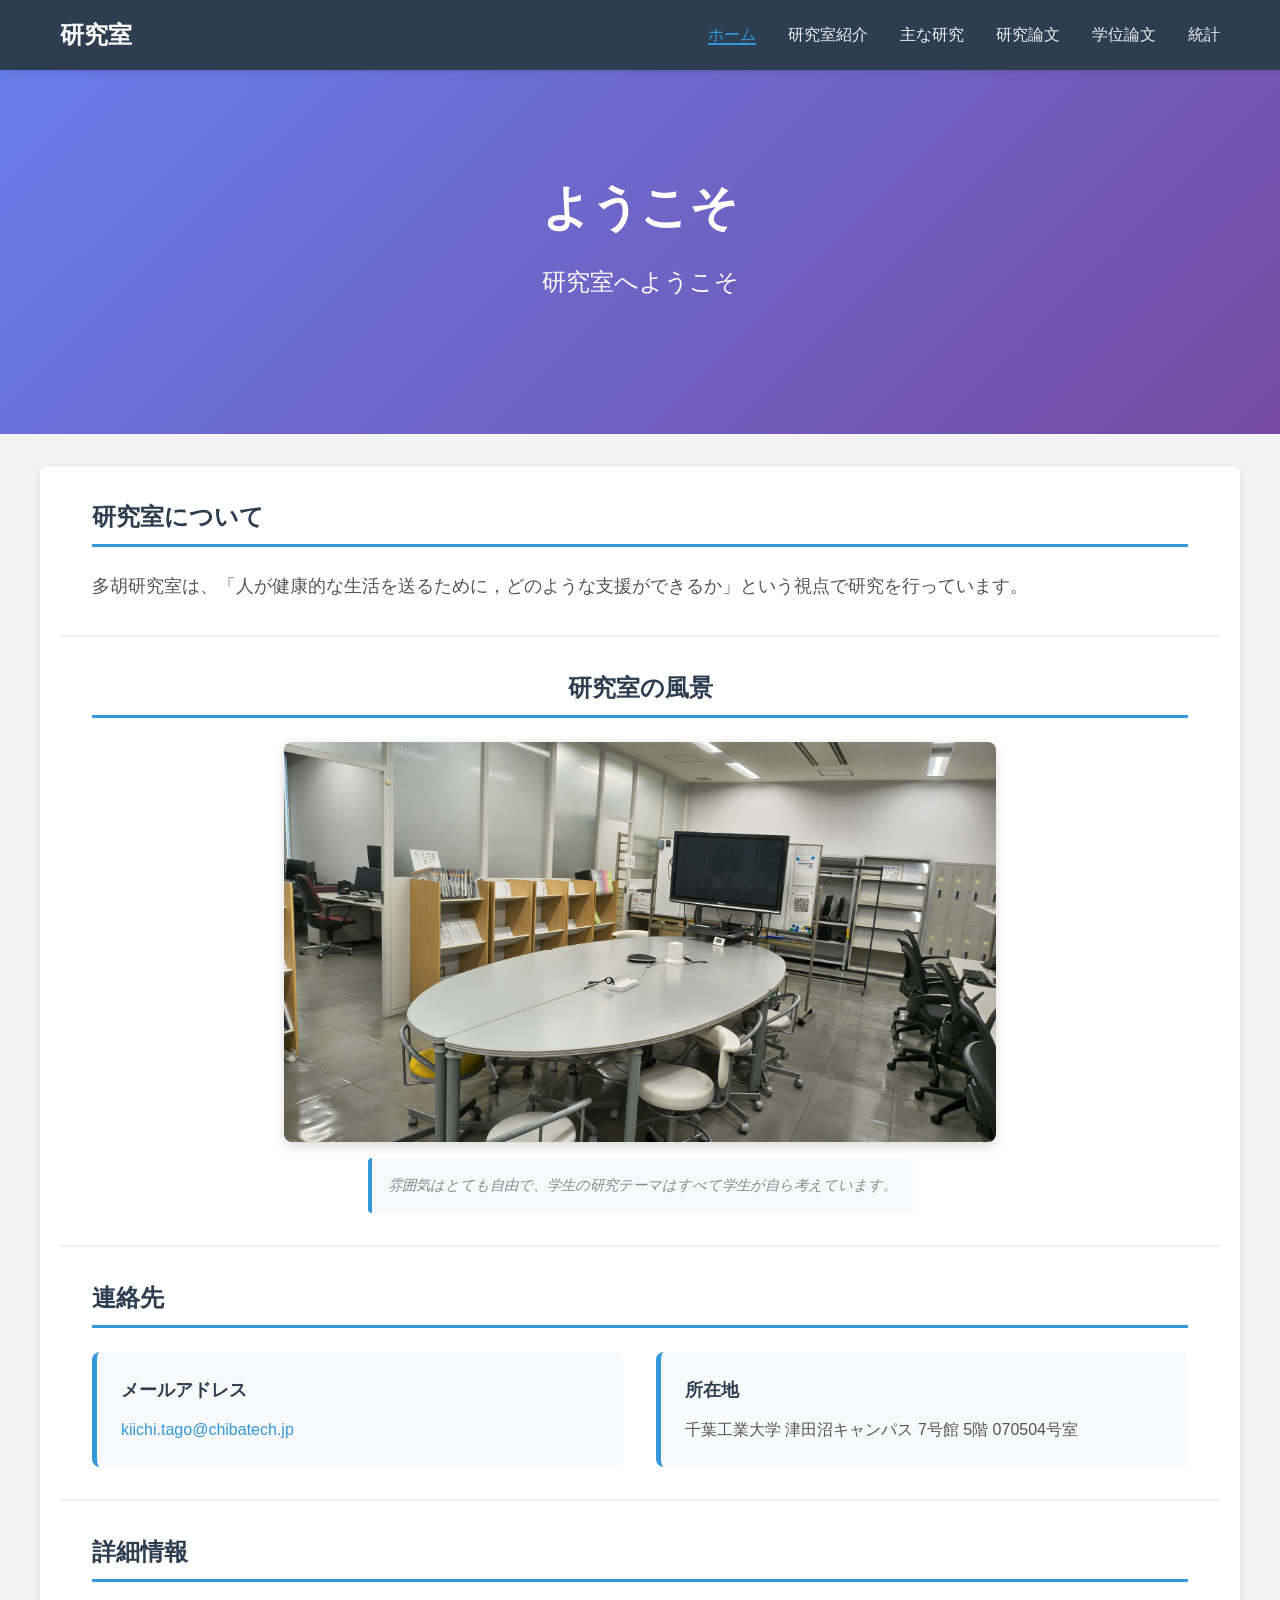
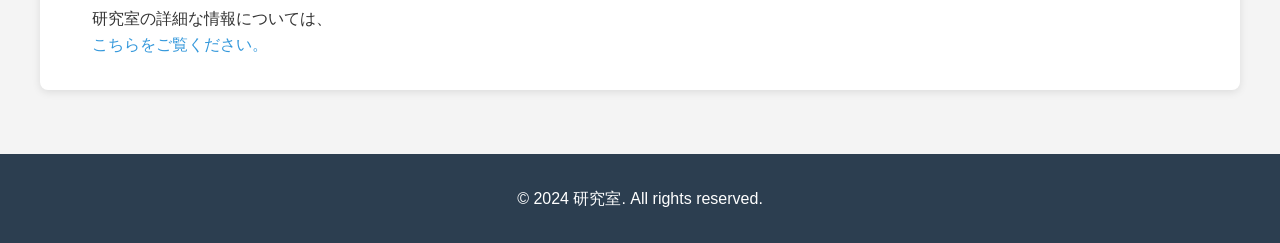
<file: index.html>
<!DOCTYPE html>
<html lang="ja">
<head>
    <meta charset="UTF-8">
    <meta name="viewport" content="width=device-width, initial-scale=1.0">
    <title>研究室紹介</title>
    <link rel="stylesheet" href="lab-website/css/style.css">
</head>
<body>
    <nav class="navbar">
        <div class="container">
            <a href="index.html" class="logo">研究室</a>
            <ul class="nav-links">
                <li><a href="index.html" class="active">ホーム</a></li>
                <li><a href="lab-website/about.html">研究室紹介</a></li>
                <li><a href="lab-website/research.html">主な研究</a></li>
                <li><a href="lab-website/papers.html">研究論文</a></li>
                <li><a href="lab-website/thesis.html">学位論文</a></li>
                <li><a href="lab-website/statistics.html">統計</a></li>
            </ul>
        </div>
    </nav>

    <header class="hero">
        <div class="hero-content">
            <h1>ようこそ</h1>
            <p>研究室へようこそ</p>
        </div>
    </header>

    <main>
        <section class="container">
            <!-- 研究室の概要 -->
            <section class="overview-section">
                <h2>研究室について</h2>
                <p class="overview-text">多胡研究室は、「人が健康的な生活を送るために，どのような支援ができるか」という視点で研究を行っています。</p>
            </section>

            <!-- 研究室の写真 -->
            <section class="lab-photo-section">
                <h2>研究室の風景</h2>
                <div class="lab-photo-container">
                    <img src="lab-website/images/lab-photo.jpg" alt="研究室の写真" class="lab-photo">
                    <p class="photo-caption">雰囲気はとても自由で、学生の研究テーマはすべて学生が自ら考えています。<br>
                </div>
            </section>

            <!-- 連絡先情報 -->
            <section class="contact-section">
                <h2>連絡先</h2>
                <div class="contact-info">
                    <div class="contact-item">
                        <h3>メールアドレス</h3>
                        <p><a href="mailto:kiichi.tago@chibatech.jp">kiichi.tago@chibatech.jp</a></p>
                    </div>
                    <div class="contact-item">
                        <h3>所在地</h3>
                        <p>千葉工業大学 津田沼キャンパス 7号館 5階 070504号室</p>
                    </div>
                </div>
            </section>

            <!-- 研究概要 -->
            <section class="news-section">
                <h2>詳細情報</h2>
                    <p>研究室の詳細な情報については、</p>
                    <a href="lab-website/about.html">こちらをご覧ください。</a>
                </article>
            </section>
        </section>
    </main>

    <footer>
        <p>&copy; 2024 研究室. All rights reserved.</p>
    </footer>

    <script src="lab-website/js/script.js"></script>
</body>
</html>
</file>
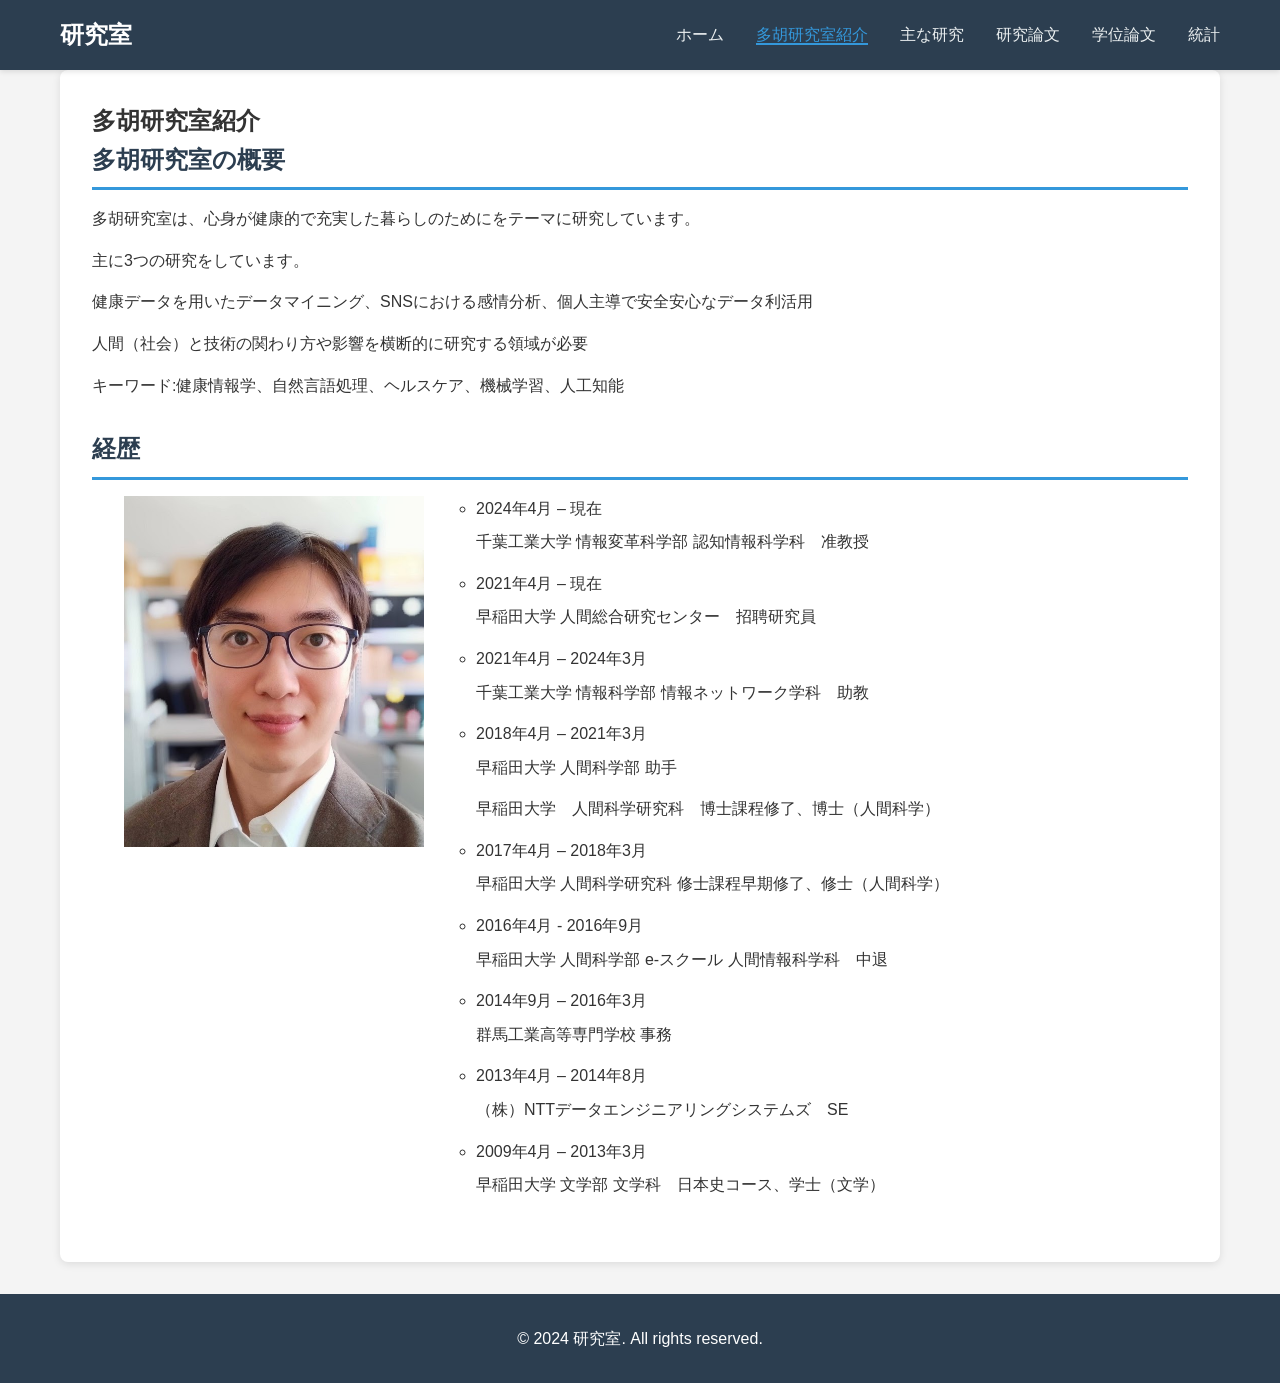
<file: lab-website/about.html>
<!DOCTYPE html>
<html lang="ja">
<head>
    <meta charset="UTF-8">
    <meta name="viewport" content="width=device-width, initial-scale=1.0">
    <title>多胡研究室紹介</title>
    <link rel="stylesheet" href="css/style.css">
</head>
<body>
    <nav class="navbar">
        <div class="container">
            <a href="../index.html" class="logo">研究室</a>
            <ul class="nav-links">
                <li><a href="../index.html">ホーム</a></li>
                <li><a href="about.html" class="active">多胡研究室紹介</a></li>
                <li><a href="research.html">主な研究</a></li>

                <li><a href="papers.html">研究論文</a></li>
                <li><a href="thesis.html">学位論文</a></li>
                <li><a href="statistics.html">統計</a></li>
            </ul>
        </div>
    </nav>

    <main class="container">
        <section class="content-section">
            <h1>多胡研究室紹介</h1>
            
            <article>
                <h2>多胡研究室の概要</h2>
                <p>多胡研究室は、心身が健康的で充実した暮らしのためにをテーマに研究しています。</p>
                <p>主に3つの研究をしています。</p>
                <p>健康データを用いたデータマイニング、SNSにおける感情分析、個人主導で安全安心なデータ利活用</p>
                
                <p>人間（社会）と技術の関わり方や影響を横断的に研究する領域が必要</p>
                <p>キーワード:健康情報学、自然言語処理、ヘルスケア、機械学習、人工知能</p>
            </article>

            <article>
                <h2>経歴</h2>
                <ul>
                    <img src="images/face.jpg" alt="写真" style="float:left; margin-right:50px; width:300px; height:auto;">
                    <div style="margin-left:320px;">
                        <ul>
                        <li>2024年4月 – 現在</li>
                        <p>千葉工業大学 情報変革科学部 認知情報科学科　准教授</p>
                        <li>2021年4月 – 現在</li>
                        <p>早稲田大学 人間総合研究センター　招聘研究員</p>
                        <li>2021年4月 – 2024年3月</li>
                        <p>千葉工業大学 情報科学部 情報ネットワーク学科　助教</p>
                        <li>2018年4月 – 2021年3月</li>
                        <p>早稲田大学 人間科学部 助手</p>
                        <p>早稲田大学　人間科学研究科　博士課程修了、博士（人間科学）</p>
                        <li>2017年4月 – 2018年3月</li>
                        <p>早稲田大学 人間科学研究科 修士課程早期修了、修士（人間科学）</p>
                        <li>2016年4月 - 2016年9月</li>
                        <p>早稲田大学 人間科学部 e-スクール 人間情報科学科　中退</p>
                        <li>2014年9月 – 2016年3月</li>
                        <p>群馬工業高等専門学校 事務</p>
                        <li>2013年4月 – 2014年8月</li>
                        <p>（株）NTTデータエンジニアリングシステムズ　SE</p>
                        <li>2009年4月 – 2013年3月</li>
                        <p>早稲田大学 文学部 文学科　日本史コース、学士（文学）</p>
                        </div>
                    </ul>
                    </p>
                </ul>
            </article>
        </section>
    </main>

    <footer>
        <p>&copy; 2024 研究室. All rights reserved.</p>
    </footer>

    <script src="js/script.js"></script>
</body>
</html>
</file>
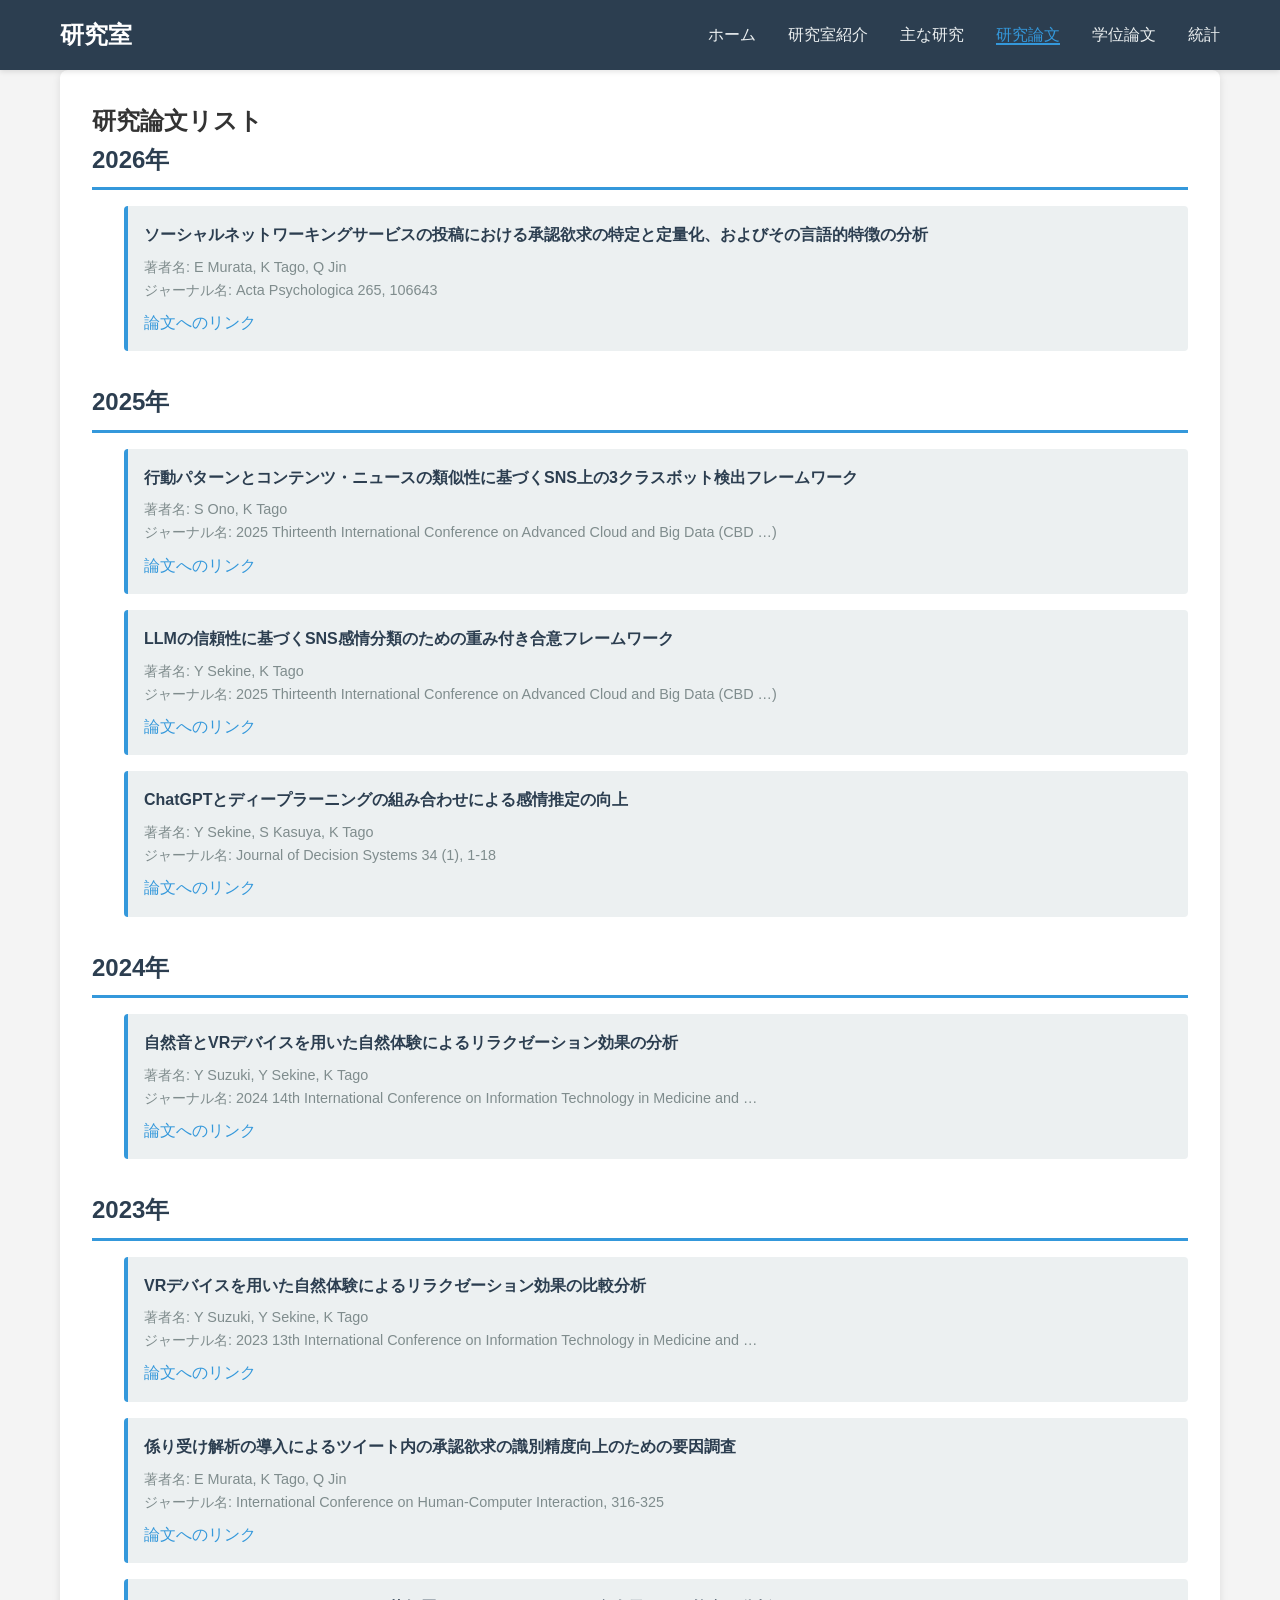
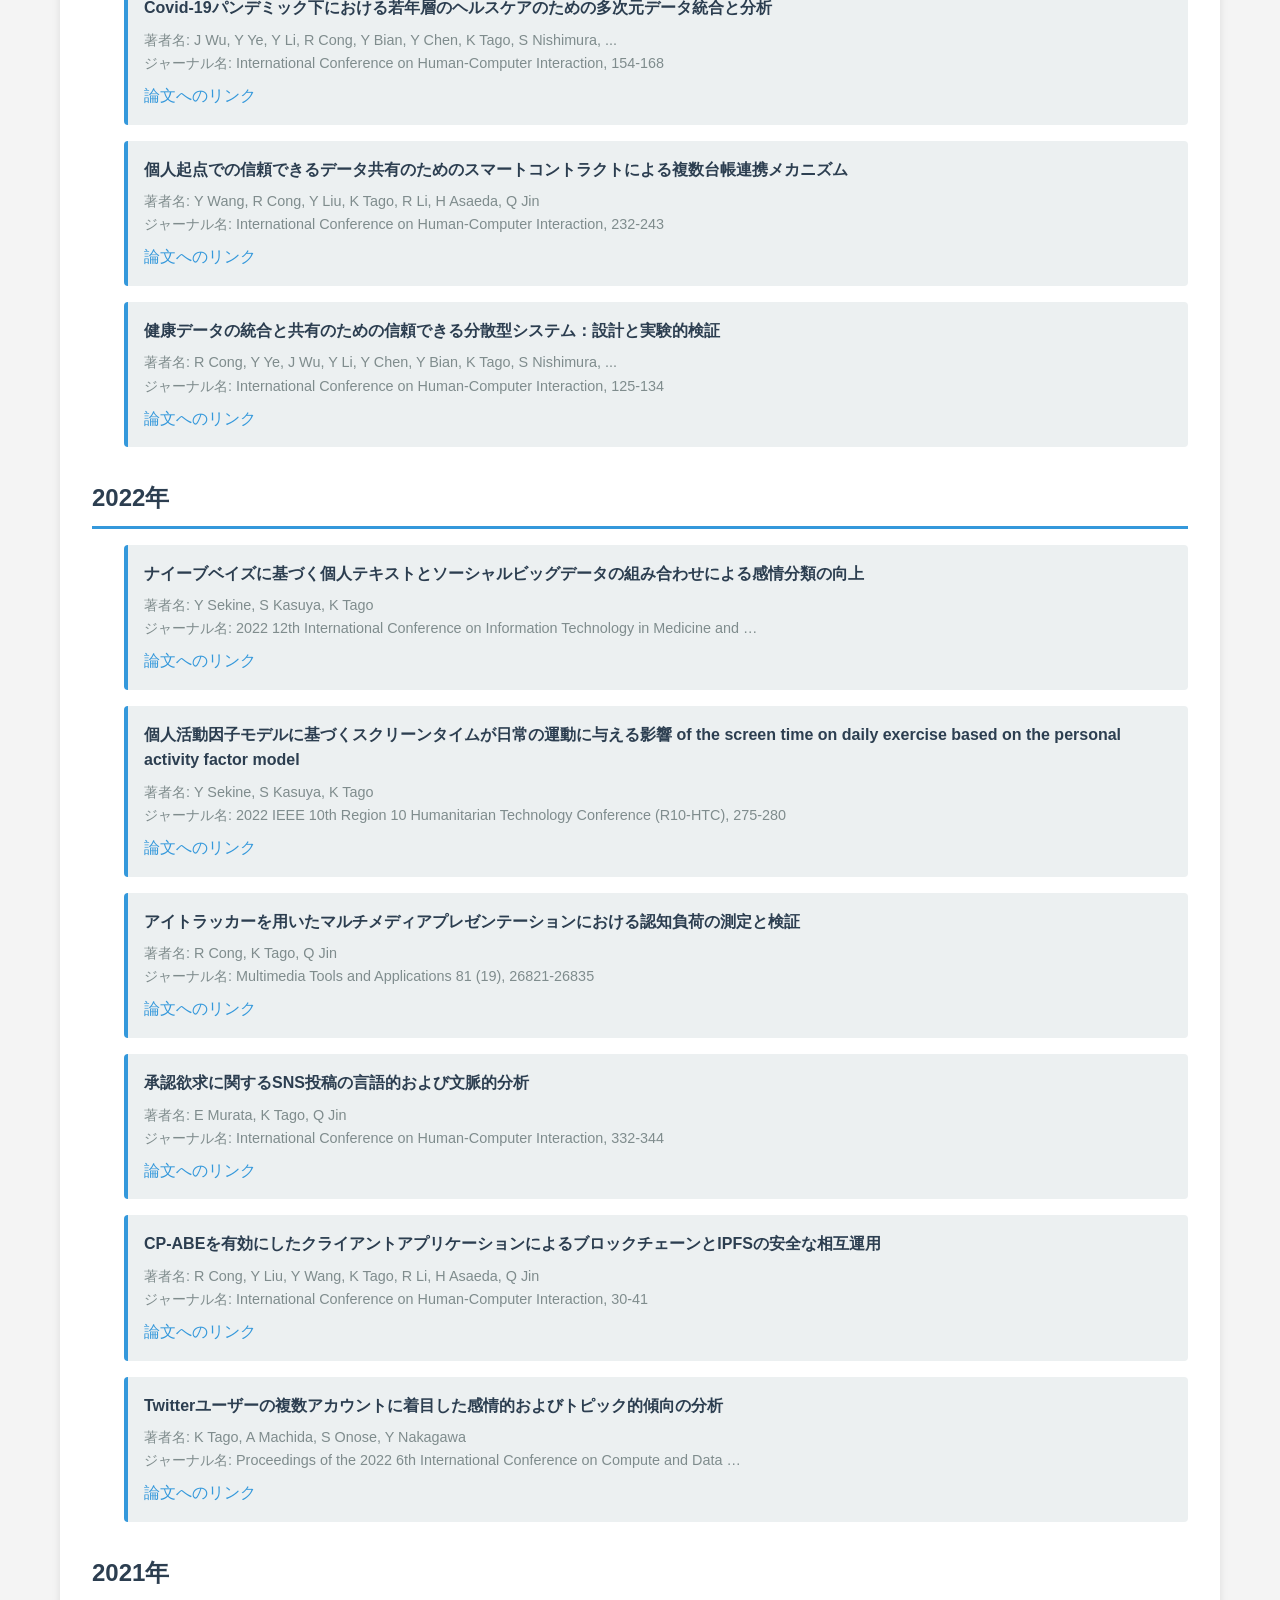
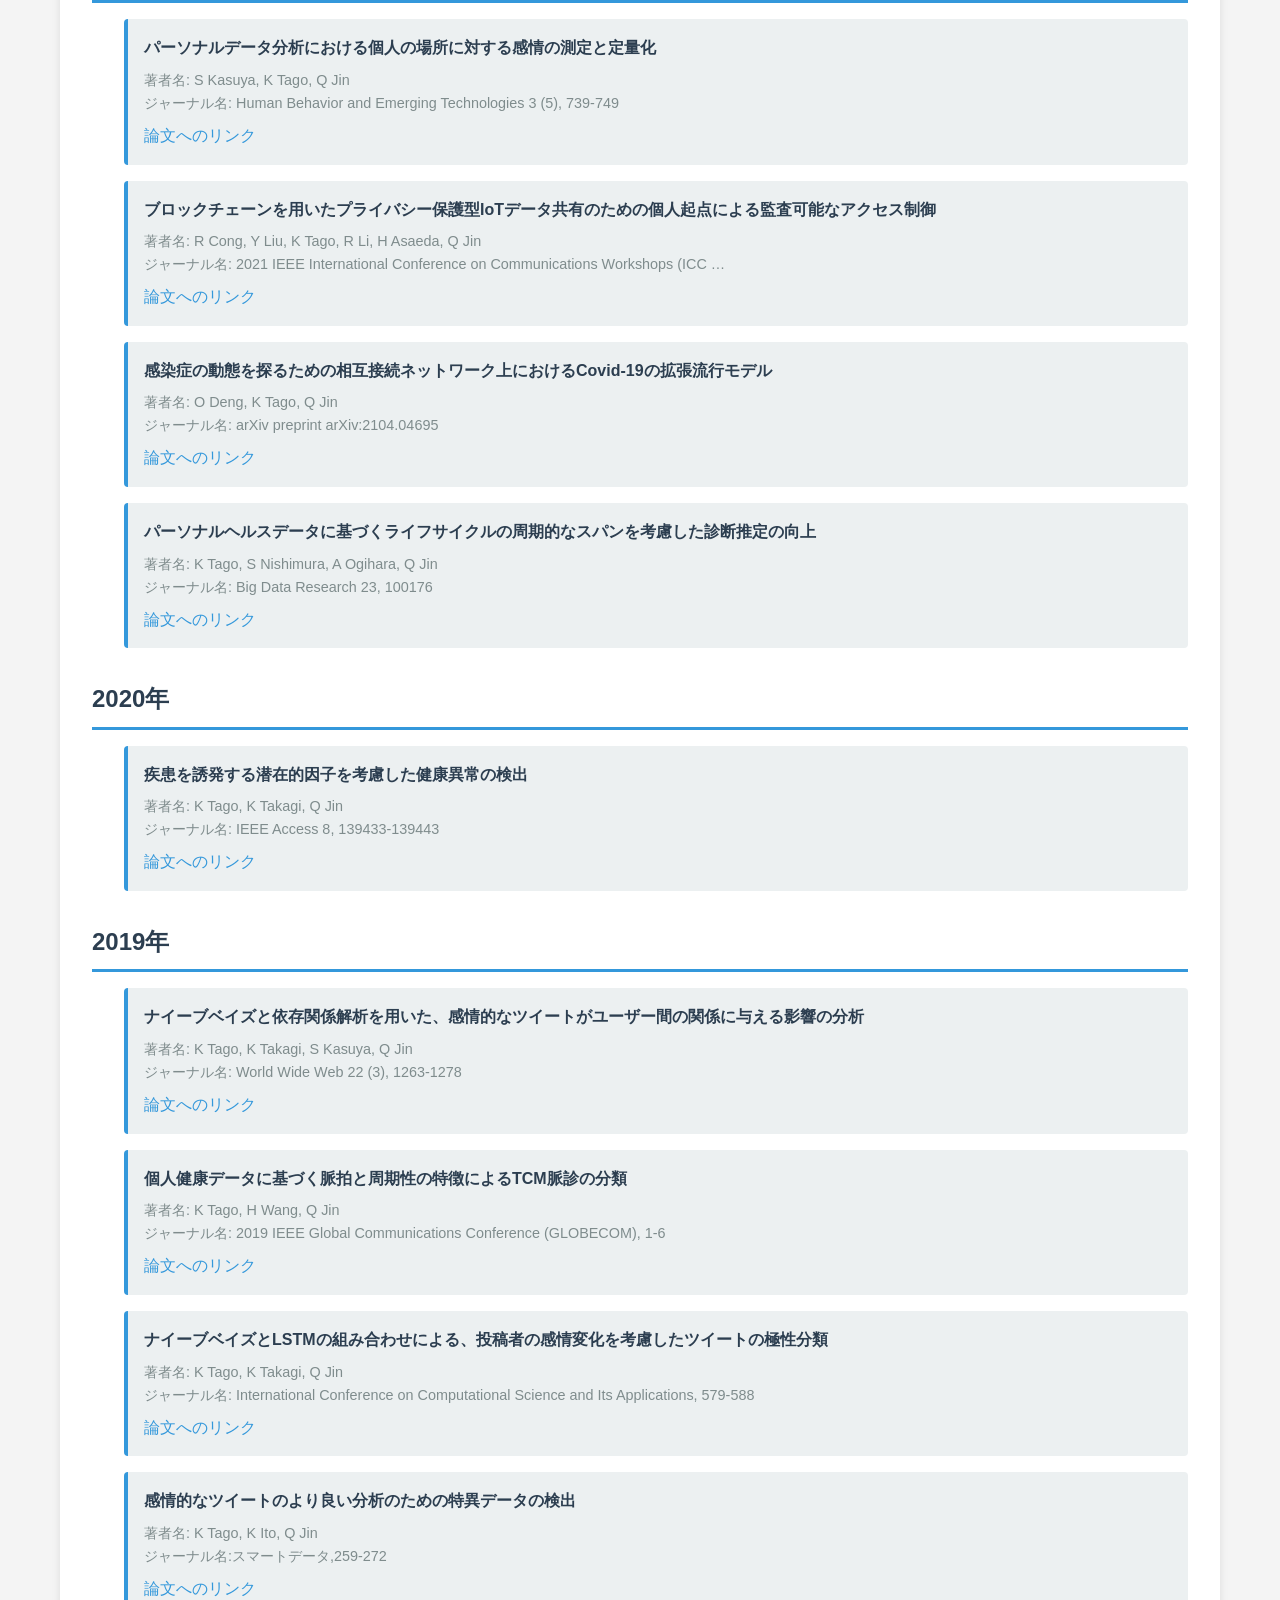
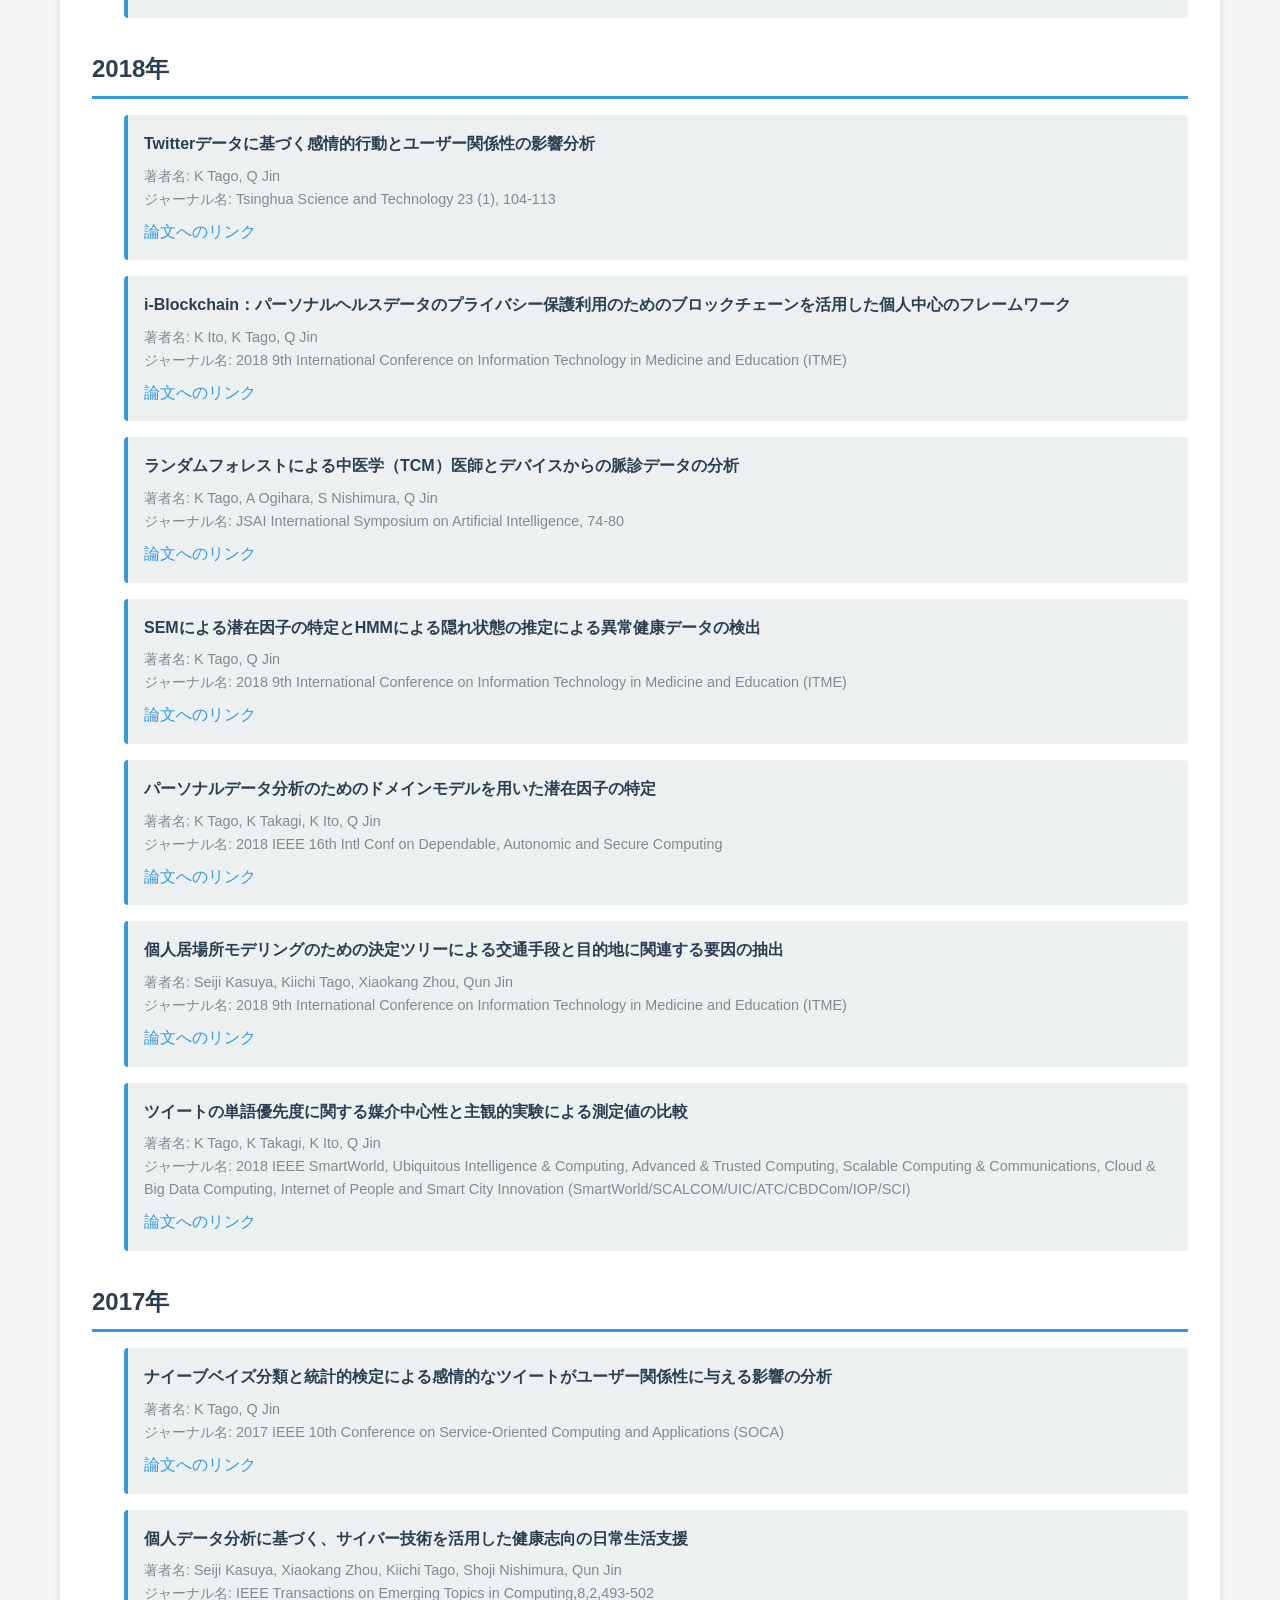
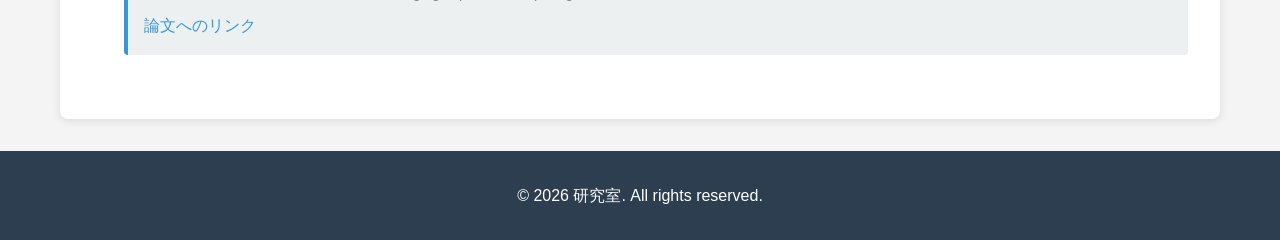
<file: lab-website/papers.html>
<!DOCTYPE html>
<html lang="ja">
<head>
    <meta charset="UTF-8">
    <meta name="viewport" content="width=device-width, initial-scale=1.0">
    <title>研究論文リスト</title>
    <link rel="stylesheet" href="css/style.css">
</head>
<body>
    <nav class="navbar">
        <div class="container">
            <a href="../index.html" class="logo">研究室</a>
            <ul class="nav-links">
                <li><a href="../index.html">ホーム</a></li>
                <li><a href="about.html">研究室紹介</a></li>
                <li><a href="research.html">主な研究</a></li>
                <li><a href="papers.html" class="active">研究論文</a></li>
                <li><a href="thesis.html">学位論文</a></li>
                <li><a href="statistics.html">統計</a></li>
            </ul>
        </div>
    </nav>

    <main class="container">
        <section class="content-section">
            <h1>研究論文リスト</h1>
            
            <article>
                <h2>2026年</h2>
                <ul class="paper-list">
                    <li>
                        <strong>ソーシャルネットワーキングサービスの投稿における承認欲求の特定と定量化、およびその言語的特徴の分析</strong>
                        <p>著者名: E Murata, K Tago, Q Jin<br>ジャーナル名: Acta Psychologica 265, 106643</p>
                        <a href="https://scholar.google.com/citations?view_op=view_citation&hl=ja&user=smzuPacAAAAJ&sortby=pubdate&citation_for_view=smzuPacAAAAJ:mVmsd5A6BfQC" target="_blank">論文へのリンク</a>
                    </li>
                </ul>
            </article>

            <article>
                <h2>2025年</h2>
                <ul class="paper-list">
                    <li>
                        <strong>行動パターンとコンテンツ・ニュースの類似性に基づくSNS上の3クラスボット検出フレームワーク</strong>
                        <p>著者名: S Ono, K Tago<br>ジャーナル名: 2025 Thirteenth International Conference on Advanced Cloud and Big Data (CBD …)</p>
                        <a href="https://scholar.google.com/citations?view_op=view_citation&hl=ja&user=smzuPacAAAAJ&sortby=pubdate&citation_for_view=smzuPacAAAAJ:Wp0gIr-vW9MC" target="_blank">論文へのリンク</a>
                    </li>
                    <li>
                        <strong>LLMの信頼性に基づくSNS感情分類のための重み付き合意フレームワーク</strong>
                        <p>著者名: Y Sekine, K Tago<br>ジャーナル名: 2025 Thirteenth International Conference on Advanced Cloud and Big Data (CBD …)</p>
                        <a href="https://scholar.google.com/citations?view_op=view_citation&hl=ja&user=smzuPacAAAAJ&sortby=pubdate&citation_for_view=smzuPacAAAAJ:4DMP91E08xMC" target="_blank">論文へのリンク</a>
                    </li>
                    <li>
                        <strong>ChatGPTとディープラーニングの組み合わせによる感情推定の向上</strong>
                        <p>著者名: Y Sekine, S Kasuya, K Tago<br>ジャーナル名: Journal of Decision Systems 34 (1), 1-18</p>
                        <a href="https://scholar.google.com/citations?view_op=view_citation&hl=ja&user=smzuPacAAAAJ&sortby=pubdate&citation_for_view=smzuPacAAAAJ:qxL8FJ1GzNcC" target="_blank">論文へのリンク</a>
                    </li>
                </ul>
            </article>

            <article>
                <h2>2024年</h2>
                <ul class="paper-list">
                    <li>
                        <strong>自然音とVRデバイスを用いた自然体験によるリラクゼーション効果の分析</strong>
                        <p>著者名: Y Suzuki, Y Sekine, K Tago<br>ジャーナル名: 2024 14th International Conference on Information Technology in Medicine and …</p>
                        <a href="https://scholar.google.com/citations?view_op=view_citation&hl=ja&user=smzuPacAAAAJ&sortby=pubdate&citation_for_view=smzuPacAAAAJ:aqlVkmm33-oC" target="_blank">論文へのリンク</a>
                    </li>
                </ul>
            </article>

            <article>
                <h2>2023年</h2>
                <ul class="paper-list">
                    <li>
                        <strong>VRデバイスを用いた自然体験によるリラクゼーション効果の比較分析</strong>
                        <p>著者名: Y Suzuki, Y Sekine, K Tago<br>ジャーナル名: 2023 13th International Conference on Information Technology in Medicine and …</p>
                        <a href="https://scholar.google.com/citations?view_op=view_citation&hl=ja&user=smzuPacAAAAJ&sortby=pubdate&citation_for_view=smzuPacAAAAJ:4TOpqqG69KYC" target="_blank">論文へのリンク</a>
                    </li>
                    <li>
                        <strong>係り受け解析の導入によるツイート内の承認欲求の識別精度向上のための要因調査</strong>
                        <p>著者名: E Murata, K Tago, Q Jin<br>ジャーナル名: International Conference on Human-Computer Interaction, 316-325</p>
                        <a href="https://scholar.google.com/citations?view_op=view_citation&hl=ja&user=smzuPacAAAAJ&sortby=pubdate&citation_for_view=smzuPacAAAAJ:_kc_bZDykSQC" target="_blank">論文へのリンク</a>
                    </li>
                    <li>
                        <strong>Covid-19パンデミック下における若年層のヘルスケアのための多次元データ統合と分析</strong>
                        <p>著者名: J Wu, Y Ye, Y Li, R Cong, Y Bian, Y Chen, K Tago, S Nishimura, ...<br>ジャーナル名: International Conference on Human-Computer Interaction, 154-168</p>
                        <a href="https://scholar.google.com/citations?view_op=view_citation&hl=ja&user=smzuPacAAAAJ&sortby=pubdate&citation_for_view=smzuPacAAAAJ:YOwf2qJgpHMC" target="_blank">論文へのリンク</a>
                    </li>
                    <li>
                        <strong>個人起点での信頼できるデータ共有のためのスマートコントラクトによる複数台帳連携メカニズム</strong>
                        <p>著者名: Y Wang, R Cong, Y Liu, K Tago, R Li, H Asaeda, Q Jin<br>ジャーナル名: International Conference on Human-Computer Interaction, 232-243</p>
                        <a href="https://scholar.google.com/citations?view_op=view_citation&hl=ja&user=smzuPacAAAAJ&sortby=pubdate&citation_for_view=smzuPacAAAAJ:ULOm3_A8WrAC" target="_blank">論文へのリンク</a>
                    </li>
                    <li>
                        <strong>健康データの統合と共有のための信頼できる分散型システム：設計と実験的検証</strong>
                        <p>著者名: R Cong, Y Ye, J Wu, Y Li, Y Chen, Y Bian, K Tago, S Nishimura, ...<br>ジャーナル名: International Conference on Human-Computer Interaction, 125-134</p>
                        <a href="https://scholar.google.com/citations?view_op=view_citation&hl=ja&user=smzuPacAAAAJ&sortby=pubdate&citation_for_view=smzuPacAAAAJ:Zph67rFs4hoC" target="_blank">論文へのリンク</a>
                    </li>
                </ul>
            </article>

            <article>
                <h2>2022年</h2>
                <ul class="paper-list">
                    <li>
                        <strong>ナイーブベイズに基づく個人テキストとソーシャルビッグデータの組み合わせによる感情分類の向上</strong>
                        <p>著者名: Y Sekine, S Kasuya, K Tago<br>ジャーナル名: 2022 12th International Conference on Information Technology in Medicine and …</p>
                        <a href="https://scholar.google.com/citations?view_op=view_citation&hl=ja&user=smzuPacAAAAJ&sortby=pubdate&citation_for_view=smzuPacAAAAJ:kNdYIx-mwKoC" target="_blank">論文へのリンク</a>
                    </li>
                    <li>
                        <strong>個人活動因子モデルに基づくスクリーンタイムが日常の運動に与える影響 of the screen time on daily exercise based on the personal activity factor model</strong>
                        <p>著者名: Y Sekine, S Kasuya, K Tago<br>ジャーナル名: 2022 IEEE 10th Region 10 Humanitarian Technology Conference (R10-HTC), 275-280</p>
                        <a href="https://scholar.google.com/citations?view_op=view_citation&hl=ja&user=smzuPacAAAAJ&sortby=pubdate&citation_for_view=smzuPacAAAAJ:MXK_kJrjxJIC" target="_blank">論文へのリンク</a>
                    </li>
                    <li>
                        <strong>アイトラッカーを用いたマルチメディアプレゼンテーションにおける認知負荷の測定と検証</strong>
                        <p>著者名: R Cong, K Tago, Q Jin<br>ジャーナル名: Multimedia Tools and Applications 81 (19), 26821-26835</p>
                        <a href="https://scholar.google.com/citations?view_op=view_citation&hl=ja&user=smzuPacAAAAJ&sortby=pubdate&citation_for_view=smzuPacAAAAJ:5nxA0vEk-isC" target="_blank">論文へのリンク</a>
                    </li>
                    <li>
                        <strong>承認欲求に関するSNS投稿の言語的および文脈的分析</strong>
                        <p>著者名: E Murata, K Tago, Q Jin<br>ジャーナル名: International Conference on Human-Computer Interaction, 332-344</p>
                        <a href="https://scholar.google.com/citations?view_op=view_citation&hl=ja&user=smzuPacAAAAJ&sortby=pubdate&citation_for_view=smzuPacAAAAJ:8k81kl-MbHgC" target="_blank">論文へのリンク</a>
                    </li>
                    <li>
                        <strong>CP-ABEを有効にしたクライアントアプリケーションによるブロックチェーンとIPFSの安全な相互運用</strong>
                        <p>著者名: R Cong, Y Liu, Y Wang, K Tago, R Li, H Asaeda, Q Jin<br>ジャーナル名: International Conference on Human-Computer Interaction, 30-41</p>
                        <a href="https://scholar.google.com/citations?view_op=view_citation&hl=ja&user=smzuPacAAAAJ&sortby=pubdate&citation_for_view=smzuPacAAAAJ:0EnyYjriUFMC" target="_blank">論文へのリンク</a>
                    </li>
                    <li>
                        <strong>Twitterユーザーの複数アカウントに着目した感情的およびトピック的傾向の分析</strong>
                        <p>著者名: K Tago, A Machida, S Onose, Y Nakagawa<br>ジャーナル名: Proceedings of the 2022 6th International Conference on Compute and Data …</p>
                        <a href="https://scholar.google.com/citations?view_op=view_citation&hl=ja&user=smzuPacAAAAJ&sortby=pubdate&citation_for_view=smzuPacAAAAJ:hqOjcs7Dif8C" target="_blank">論文へのリンク</a>
                    </li>
                </ul>
            </article>

            <article>
                <h2>2021年</h2>
                <ul class="paper-list">
                    <li>
                        <strong>パーソナルデータ分析における個人の場所に対する感情の測定と定量化</strong>
                        <p>著者名: S Kasuya, K Tago, Q Jin<br>ジャーナル名: Human Behavior and Emerging Technologies 3 (5), 739-749</p>
                        <a href="https://scholar.google.com/citations?view_op=view_citation&hl=ja&user=smzuPacAAAAJ&sortby=pubdate&citation_for_view=smzuPacAAAAJ:Se3iqnhoufwC" target="_blank">論文へのリンク</a>
                    </li>
                    <li>
                        <strong>ブロックチェーンを用いたプライバシー保護型IoTデータ共有のための個人起点による監査可能なアクセス制御</strong>
                        <p>著者名: R Cong, Y Liu, K Tago, R Li, H Asaeda, Q Jin<br>ジャーナル名: 2021 IEEE International Conference on Communications Workshops (ICC …</p>
                        <a href="https://scholar.google.com/citations?view_op=view_citation&hl=ja&user=smzuPacAAAAJ&sortby=pubdate&citation_for_view=smzuPacAAAAJ:LkGwnXOMwfcC" target="_blank">論文へのリンク</a>
                    </li>
                    <li>
                        <strong>感染症の動態を探るための相互接続ネットワーク上におけるCovid-19の拡張流行モデル</strong>
                        <p>著者名: O Deng, K Tago, Q Jin<br>ジャーナル名: arXiv preprint arXiv:2104.04695</p>
                        <a href="https://scholar.google.com/citations?view_op=view_citation&hl=ja&user=smzuPacAAAAJ&sortby=pubdate&citation_for_view=smzuPacAAAAJ:_FxGoFyzp5QC" target="_blank">論文へのリンク</a>
                    </li>
                    <li>
                        <strong>パーソナルヘルスデータに基づくライフサイクルの周期的なスパンを考慮した診断推定の向上</strong>
                        <p>著者名: K Tago, S Nishimura, A Ogihara, Q Jin<br>ジャーナル名: Big Data Research 23, 100176</p>
                        <a href="https://scholar.google.com/citations?view_op=view_citation&hl=ja&user=smzuPacAAAAJ&sortby=pubdate&citation_for_view=smzuPacAAAAJ:WF5omc3nYNoC" target="_blank">論文へのリンク</a>
                    </li>
                </ul>
            </article>

<article>
                <h2>2020年</h2>
                <ul class="paper-list" style="text-align: left; overflow-wrap: break-word;">
                    <li>
                        <strong>疾患を誘発する潜在的因子を考慮した健康異常の検出</strong>
                        <p>著者名: K Tago, K Takagi, Q Jin<br>ジャーナル名: IEEE Access 8, 139433-139443</p>
                        <a href="https://scholar.google.com/citations?view_op=view_citation&hl=ja&user=smzuPacAAAAJ&cstart=20&pagesize=80&sortby=pubdate&citation_for_view=smzuPacAAAAJ:eQOLeE2rZwMC" target="_blank">論文へのリンク</a>
                    </li>
                </ul>
            </article>

            <article>
                <h2>2019年</h2>
                <ul class="paper-list" style="text-align: left; overflow-wrap: break-word;">
                    <li>
                        <strong>ナイーブベイズと依存関係解析を用いた、感情的なツイートがユーザー間の関係に与える影響の分析</strong>
                        <p>著者名: K Tago, K Takagi, S Kasuya, Q Jin<br>ジャーナル名: World Wide Web 22 (3), 1263-1278</p>
                        <a href="https://scholar.google.com/citations?view_op=view_citation&hl=ja&user=smzuPacAAAAJ&pagesize=80&sortby=pubdate&citation_for_view=smzuPacAAAAJ:UeHWp8X0CEIC" target="_blank">論文へのリンク</a>
                    </li>
                    <li>
                        <strong>個人健康データに基づく脈拍と周期性の特徴によるTCM脈診の分類
                        </strong>
                        <p>著者名: K Tago, H Wang, Q Jin<br>ジャーナル名: 2019 IEEE Global Communications Conference (GLOBECOM), 1-6</p>
                        <a href="https://scholar.google.com/citations?view_op=view_citation&hl=ja&user=smzuPacAAAAJ&pagesize=80&sortby=pubdate&citation_for_view=smzuPacAAAAJ:YsMSGLbcyi4C" target="_blank">論文へのリンク</a>
                    </li>
                    <li>
                        <strong>ナイーブベイズとLSTMの組み合わせによる、投稿者の感情変化を考慮したツイートの極性分類</strong>
                        <p>著者名: K Tago, K Takagi, Q Jin<br>ジャーナル名: International Conference on Computational Science and Its Applications, 579-588</p>
                        <a href="https://scholar.google.com/citations?view_op=view_citation&hl=ja&user=smzuPacAAAAJ&pagesize=80&sortby=pubdate&citation_for_view=smzuPacAAAAJ:d1gkVwhDpl0C" target="_blank">論文へのリンク</a>
                    </li>
                    <li>
                        <strong>感情的なツイートのより良い分析のための特異データの検出</strong>
                        <p>著者名: K Tago, K Ito, Q Jin<br>ジャーナル名:スマートデータ,259-272</p>
                        <a href="https://scholar.google.com/citations?view_op=view_citation&hl=ja&user=smzuPacAAAAJ&pagesize=80&sortby=pubdate&citation_for_view=smzuPacAAAAJ:u5HHmVD_uO8C" target="_blank">論文へのリンク</a>
                    </li>
                </ul>
            </article>

            <article>
                <h2>2018年</h2>
                <ul class="paper-list" style="text-align: left; overflow-wrap: break-word;">
                    <li>
                        <strong>Twitterデータに基づく感情的行動とユーザー関係性の影響分析</strong>
                        <p>著者名: K Tago, Q Jin<br>ジャーナル名: Tsinghua Science and Technology 23 (1), 104-113</p>
                        <a href="https://scholar.google.com/citations?view_op=view_citation&hl=ja&user=smzuPacAAAAJ&pagesize=80&sortby=pubdate&citation_for_view=smzuPacAAAAJ:9yKSN-GCB0IC" target="_blank">論文へのリンク</a>
                    </li>
                    <li>
                        <strong>i-Blockchain：パーソナルヘルスデータのプライバシー保護利用のためのブロックチェーンを活用した個人中心のフレームワーク</strong>
                        <p>著者名: K Ito, K Tago, Q Jin<br>ジャーナル名: 2018 9th International Conference on Information Technology in Medicine and Education (ITME)</p>
                        <a href="https://scholar.google.com/citations?view_op=view_citation&hl=ja&user=smzuPacAAAAJ&pagesize=80&sortby=pubdate&citation_for_view=smzuPacAAAAJ:qjMakFHDy7sC" target="_blank">論文へのリンク</a>
                    </li>
                    <li>
                        <strong>ランダムフォレストによる中医学（TCM）医師とデバイスからの脈診データの分析</strong>
                        <p>著者名: K Tago, A Ogihara, S Nishimura, Q Jin<br>ジャーナル名: JSAI International Symposium on Artificial Intelligence, 74-80</p>
                        <a href="https://scholar.google.com/citations?view_op=view_citation&hl=ja&user=smzuPacAAAAJ&pagesize=80&sortby=pubdate&citation_for_view=smzuPacAAAAJ:W7OEmFMy1HYC" target="_blank">論文へのリンク</a>
                    </li>
                    <li>
                        <strong>SEMによる潜在因子の特定とHMMによる隠れ状態の推定による異常健康データの検出</strong>
                        <p>著者名: K Tago, Q Jin<br>ジャーナル名: 2018 9th International Conference on Information Technology in Medicine and Education (ITME)</p>
                        <a href="https://scholar.google.com/citations?view_op=view_citation&hl=ja&user=smzuPacAAAAJ&pagesize=80&sortby=pubdate&citation_for_view=smzuPacAAAAJ:2osOgNQ5qMEC" target="_blank">論文へのリンク</a>
                    </li>
                    <li>
                        <strong>パーソナルデータ分析のためのドメインモデルを用いた潜在因子の特定</strong>
                        <p>著者名: K Tago, K Takagi, K Ito, Q Jin<br>ジャーナル名: 2018 IEEE 16th Intl Conf on Dependable, Autonomic and Secure Computing</p>
                        <a href="https://scholar.google.com/citations?view_op=view_citation&hl=ja&user=smzuPacAAAAJ&pagesize=80&sortby=pubdate&citation_for_view=smzuPacAAAAJ:u-x6o8ySG0sC" target="_blank">論文へのリンク</a>
                    </li>
                    <li>
                        <strong>個人居場所モデリングのための決定ツリーによる交通手段と目的地に関連する要因の抽出</strong>
                        <p>著者名: Seiji Kasuya, Kiichi Tago, Xiaokang Zhou, Qun Jin<br>ジャーナル名: 2018 9th International Conference on Information Technology in Medicine and Education (ITME)</p>
                        <a href="https://scholar.google.com/citations?view_op=view_citation&hl=ja&user=smzuPacAAAAJ&pagesize=80&sortby=pubdate&citation_for_view=smzuPacAAAAJ:Tyk-4Ss8FVUC" target="_blank">論文へのリンク</a>
                    </li>
                    <li>
                        <strong>ツイートの単語優先度に関する媒介中心性と主観的実験による測定値の比較</strong>
                        <p>著者名: K Tago, K Takagi, K Ito, Q Jin<br>ジャーナル名: 2018 IEEE SmartWorld, Ubiquitous Intelligence & Computing, Advanced & Trusted Computing, Scalable Computing & Communications, Cloud & Big Data Computing, Internet of People and Smart City Innovation (SmartWorld/SCALCOM/UIC/ATC/CBDCom/IOP/SCI)</p>
                        <a href="https://scholar.google.com/citations?view_op=view_citation&hl=ja&user=smzuPacAAAAJ&pagesize=80&sortby=pubdate&citation_for_view=smzuPacAAAAJ:Y0pCki6q_DkC" target="_blank">論文へのリンク</a>
                    </li>
                </ul>
            </article>

            <article>
                <h2>2017年</h2>
                <ul class="paper-list" style="text-align: left; overflow-wrap: break-word;">
                    <li>
                        <strong>ナイーブベイズ分類と統計的検定による感情的なツイートがユーザー関係性に与える影響の分析</strong>
                        <p>著者名: K Tago, Q Jin<br>ジャーナル名: 2017 IEEE 10th Conference on Service-Oriented Computing and Applications (SOCA)</p>
                        <a href="https://scholar.google.com/citations?view_op=view_citation&hl=ja&user=smzuPacAAAAJ&pagesize=80&sortby=pubdate&citation_for_view=smzuPacAAAAJ:zYLM7Y9cAGgC" target="_blank">論文へのリンク</a>
                    </li>
                    <li>
                        <strong>個人データ分析に基づく、サイバー技術を活用した健康志向の日常生活支援</strong>
                        <p>著者名: Seiji Kasuya, Xiaokang Zhou, Kiichi Tago, Shoji Nishimura, Qun Jin<br>ジャーナル名: IEEE Transactions on Emerging Topics in Computing,8,2,493-502</p>
                        <a href="https://scholar.google.com/citations?view_op=view_citation&hl=ja&user=smzuPacAAAAJ&pagesize=80&sortby=pubdate&citation_for_view=smzuPacAAAAJ:IjCSPb-OGe4C" target="_blank">論文へのリンク</a>
                    </li>
                </ul>
            </article>

        </section>
    </main>

    <footer>
        <p>&copy; 2026 研究室. All rights reserved.</p>
    </footer>

    <script src="js/script.js"></script>
</body>
</html>
</file>
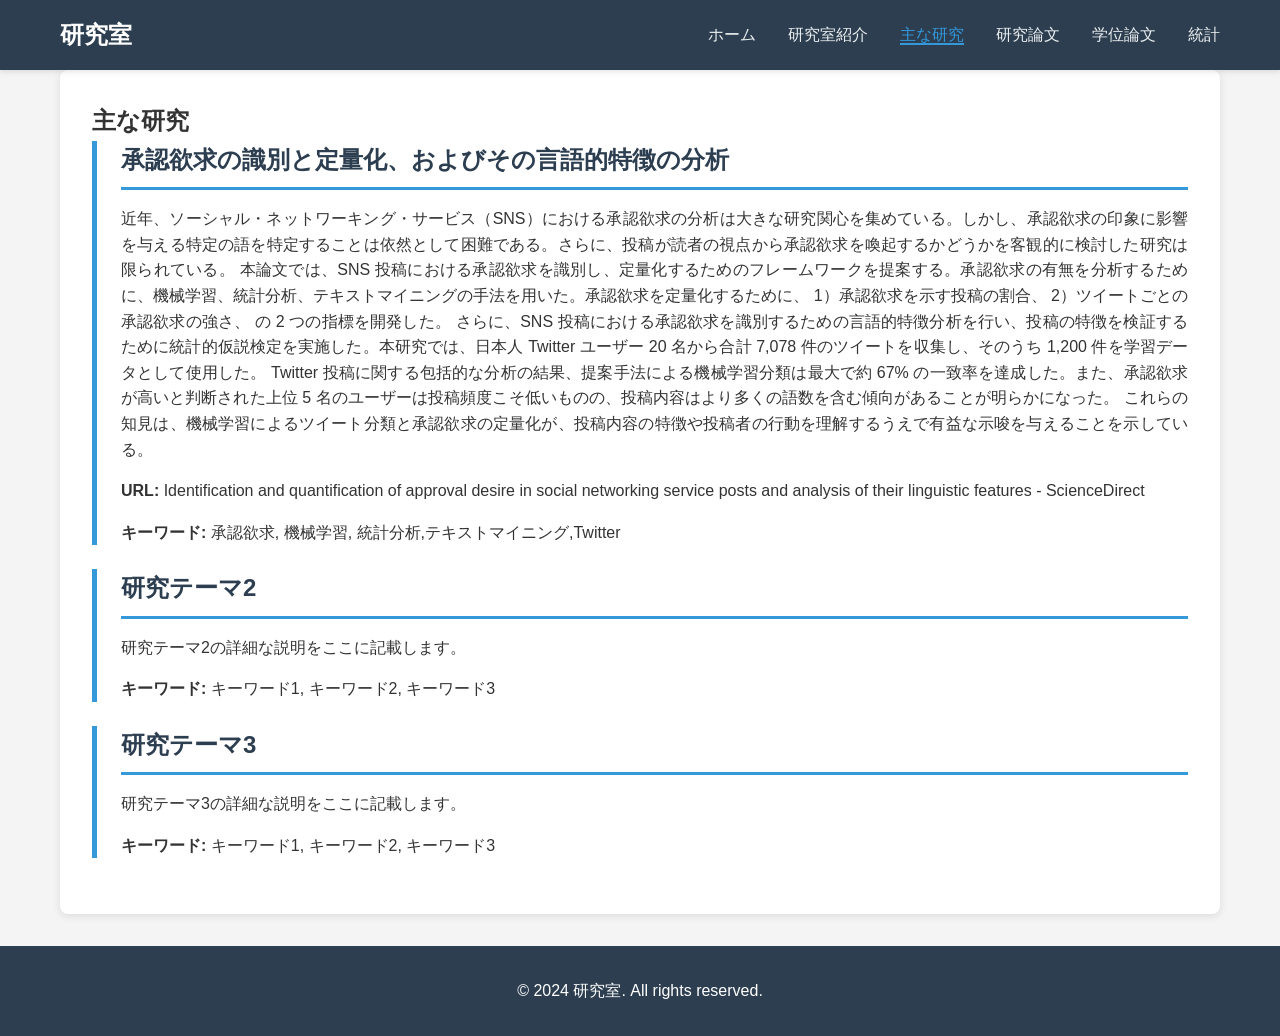
<file: lab-website/research.html>
<!DOCTYPE html>
<html lang="ja">
<head>
    <meta charset="UTF-8">
    <meta name="viewport" content="width=device-width, initial-scale=1.0">
    <title>主な研究</title>
    <link rel="stylesheet" href="css/style.css">
</head>
<body>
    <nav class="navbar">
        <div class="container">
            <a href="../index.html" class="logo">研究室</a>
            <ul class="nav-links">
                <li><a href="../index.html">ホーム</a></li>
                <li><a href="about.html">研究室紹介</a></li>
                <li><a href="research.html" class="active">主な研究</a></li>
                <li><a href="papers.html">研究論文</a></li>
                <li><a href="thesis.html">学位論文</a></li>
                <li><a href="statistics.html">統計</a></li>
            </ul>
        </div>
    </nav>

    <main class="container">
        <section class="content-section">
            <h1>主な研究</h1>
            
            <article class="research-item">
                <h2>承認欲求の識別と定量化、およびその言語的特徴の分析</h2>
                <p>近年、ソーシャル・ネットワーキング・サービス（SNS）における承認欲求の分析は大きな研究関心を集めている。しかし、承認欲求の印象に影響を与える特定の語を特定することは依然として困難である。さらに、投稿が読者の視点から承認欲求を喚起するかどうかを客観的に検討した研究は限られている。
本論文では、SNS 投稿における承認欲求を識別し、定量化するためのフレームワークを提案する。承認欲求の有無を分析するために、機械学習、統計分析、テキストマイニングの手法を用いた。承認欲求を定量化するために、
1）承認欲求を示す投稿の割合、
2）ツイートごとの承認欲求の強さ、
の 2 つの指標を開発した。
さらに、SNS 投稿における承認欲求を識別するための言語的特徴分析を行い、投稿の特徴を検証するために統計的仮説検定を実施した。本研究では、日本人 Twitter ユーザー 20 名から合計 7,078 件のツイートを収集し、そのうち 1,200 件を学習データとして使用した。
Twitter 投稿に関する包括的な分析の結果、提案手法による機械学習分類は最大で約 67% の一致率を達成した。また、承認欲求が高いと判断された上位 5 名のユーザーは投稿頻度こそ低いものの、投稿内容はより多くの語数を含む傾向があることが明らかになった。
これらの知見は、機械学習によるツイート分類と承認欲求の定量化が、投稿内容の特徴や投稿者の行動を理解するうえで有益な示唆を与えることを示している。
</p>
                <p><strong>URL:</strong> Identification and quantification of approval desire in social networking service posts and analysis of their linguistic features - ScienceDirect</p>
                <p><strong>キーワード:</strong> 承認欲求, 機械学習, 統計分析,テキストマイニング,Twitter</p>
            </article>

            <article class="research-item">
                <h2>研究テーマ2</h2>
                <p>研究テーマ2の詳細な説明をここに記載します。</p>
                <p><strong>キーワード:</strong> キーワード1, キーワード2, キーワード3</p>
            </article>

            <article class="research-item">
                <h2>研究テーマ3</h2>
                <p>研究テーマ3の詳細な説明をここに記載します。</p>
                <p><strong>キーワード:</strong> キーワード1, キーワード2, キーワード3</p>
            </article>
        </section>
    </main>

    <footer>
        <p>&copy; 2024 研究室. All rights reserved.</p>
    </footer>

    <script src="js/script.js"></script>
</body>
</html>
</file>
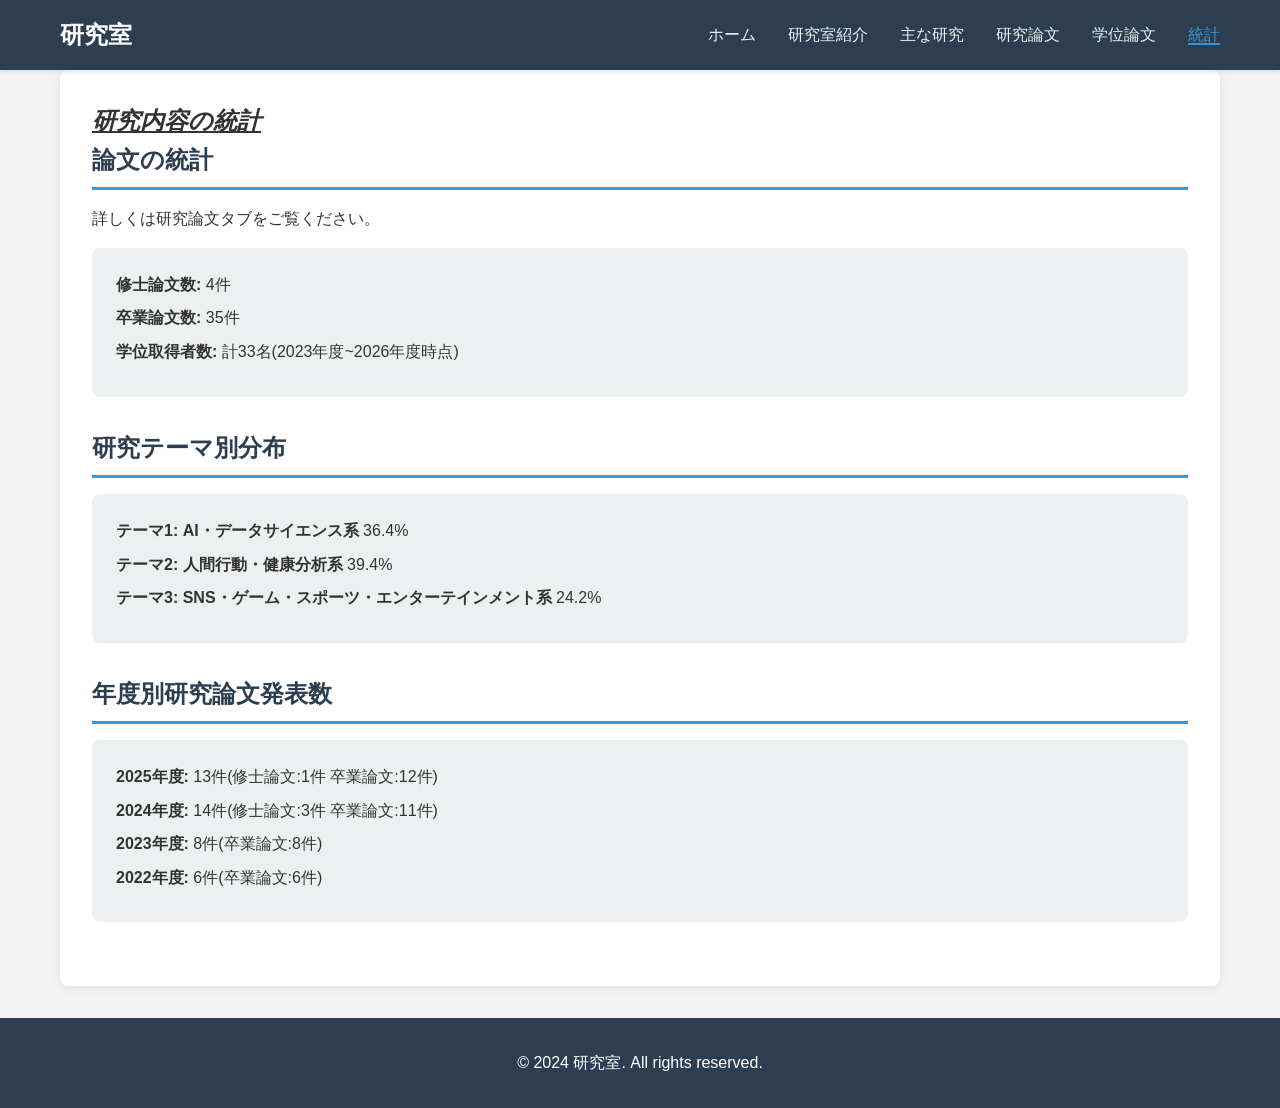
<file: lab-website/statistics.html>
<!DOCTYPE html>
<html lang="ja">
<head>
    <meta charset="UTF-8">
    <meta name="viewport" content="width=device-width, initial-scale=1.0">
    <title>研究内容の統計</title>
    <link rel="stylesheet" href="css/style.css">
</head>
<body>
    <nav class="navbar">
        <div class="container">
            <a href="../index.html" class="logo">研究室</a>
            <ul class="nav-links">
                <li><a href="../index.html">ホーム</a></li>
                <li><a href="about.html">研究室紹介</a></li>
                <li><a href="research.html">主な研究</a></li>
                <li><a href="papers.html">研究論文</a></li>
                <li><a href="thesis.html">学位論文</a></li>
                <li><a href="statistics.html" class="active">統計</a></li>
            </ul>
        </div>
    </nav>

    <main class="container">
        <section class="content-section">
            <i><u><b><h1>研究内容の統計</h1></b></u></i>
            
            <article>
                <h2>論文の統計</h2><p>詳しくは研究論文タブをご覧ください。</p>
                <div class="statistics">
                    <p><strong>修士論文数:</strong> 4件 </p>
                    <p><strong>卒業論文数:</strong> 35件 </p>
                    <p><strong>学位取得者数:</strong> 計33名(2023年度~2026年度時点)</p>
                </div>
            </article>

            <article>
                <h2>研究テーマ別分布</h2>
                <div class="statistics">
                    <p><strong>テーマ1: AI・データサイエンス系</strong> 36.4%</p>
                    <p><strong>テーマ2: 人間行動・健康分析系</strong> 39.4%</p>
                    <p><strong>テーマ3: SNS・ゲーム・スポーツ・エンターテインメント系</strong> 24.2%</p>
                </div>
            </article>

            <article>
                <h2>年度別研究論文発表数</h2>
                <div class="statistics">
                    <p><strong>2025年度:</strong> 13件(修士論文:1件 卒業論文:12件)</p>
                    <p><strong>2024年度:</strong> 14件(修士論文:3件 卒業論文:11件)</p>
                    <p><strong>2023年度:</strong> 8件(卒業論文:8件)</p>
                    <p><strong>2022年度:</strong> 6件(卒業論文:6件)</p>
                </div>
            </article>
        </section>
    </main>

    <footer>
        <p>&copy; 2024 研究室. All rights reserved.</p>
    </footer>

    <script src="js/script.js"></script>
</body>
</html>
</file>
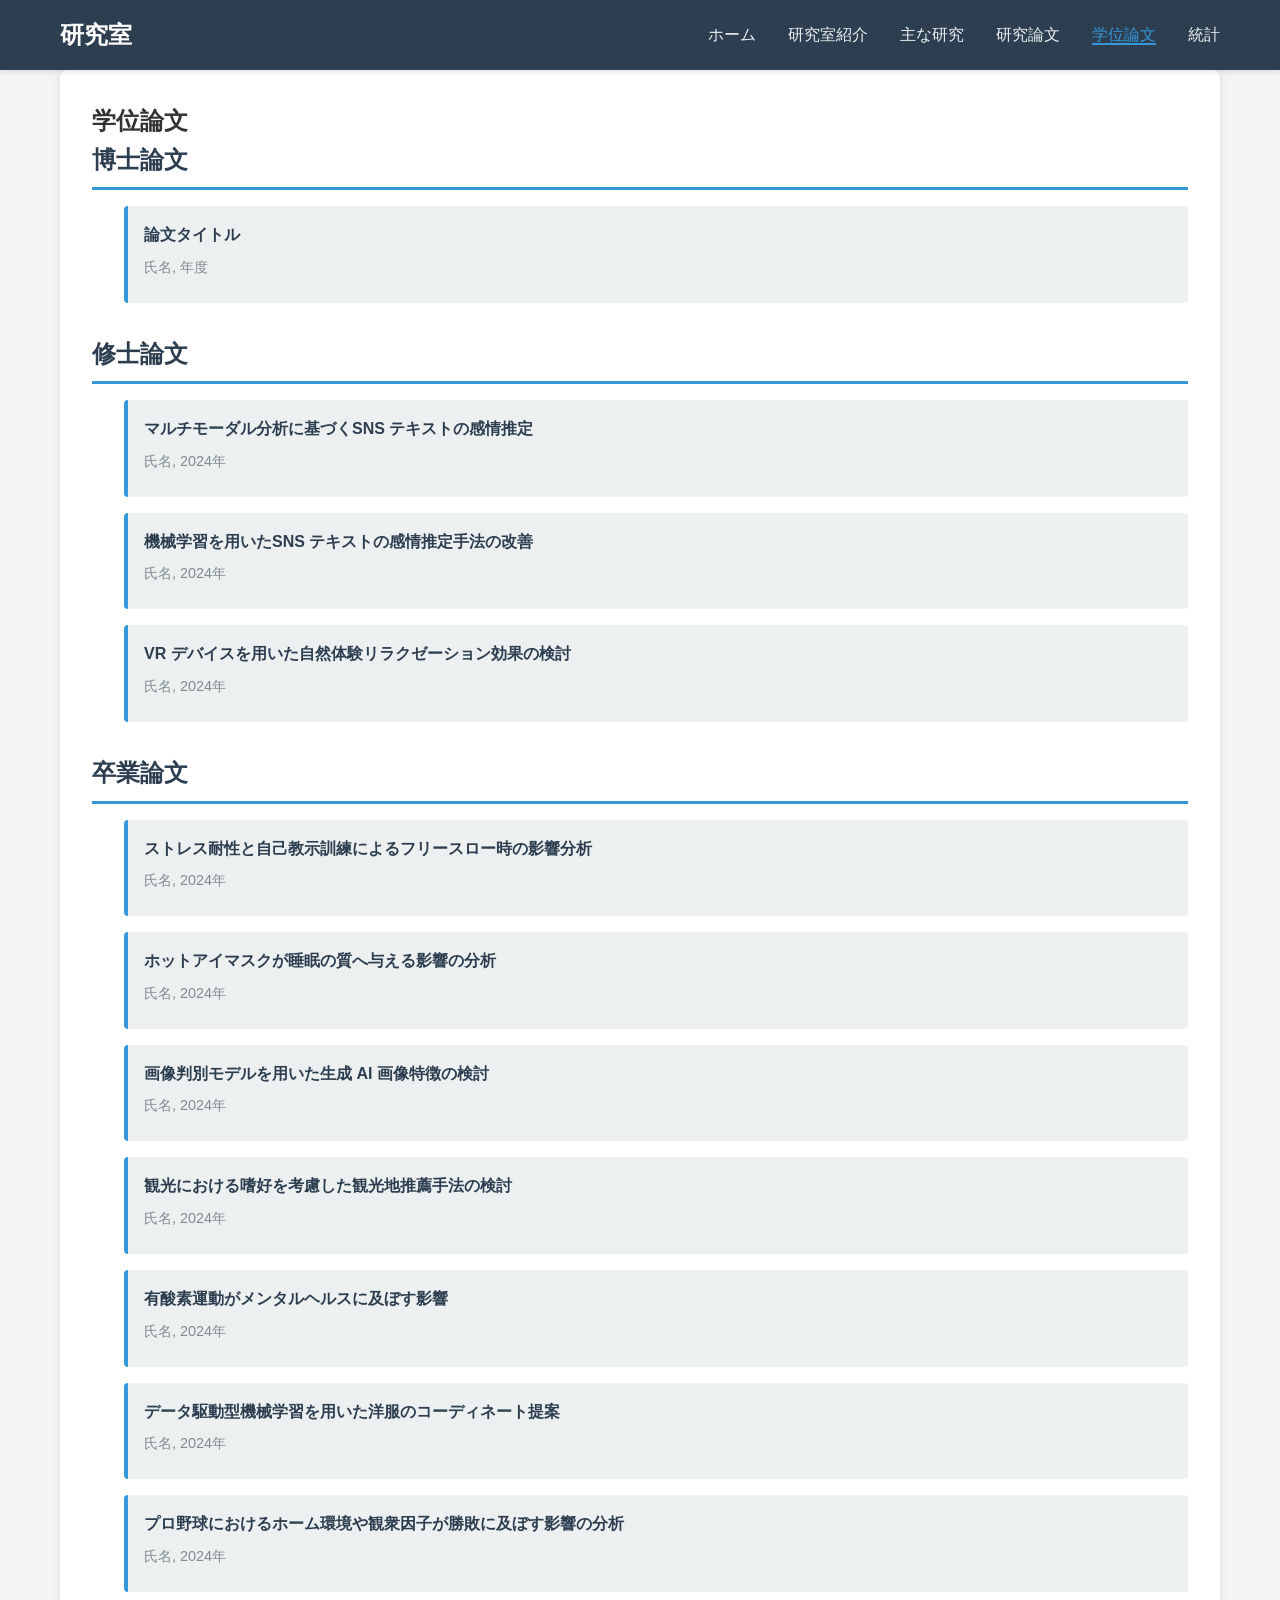
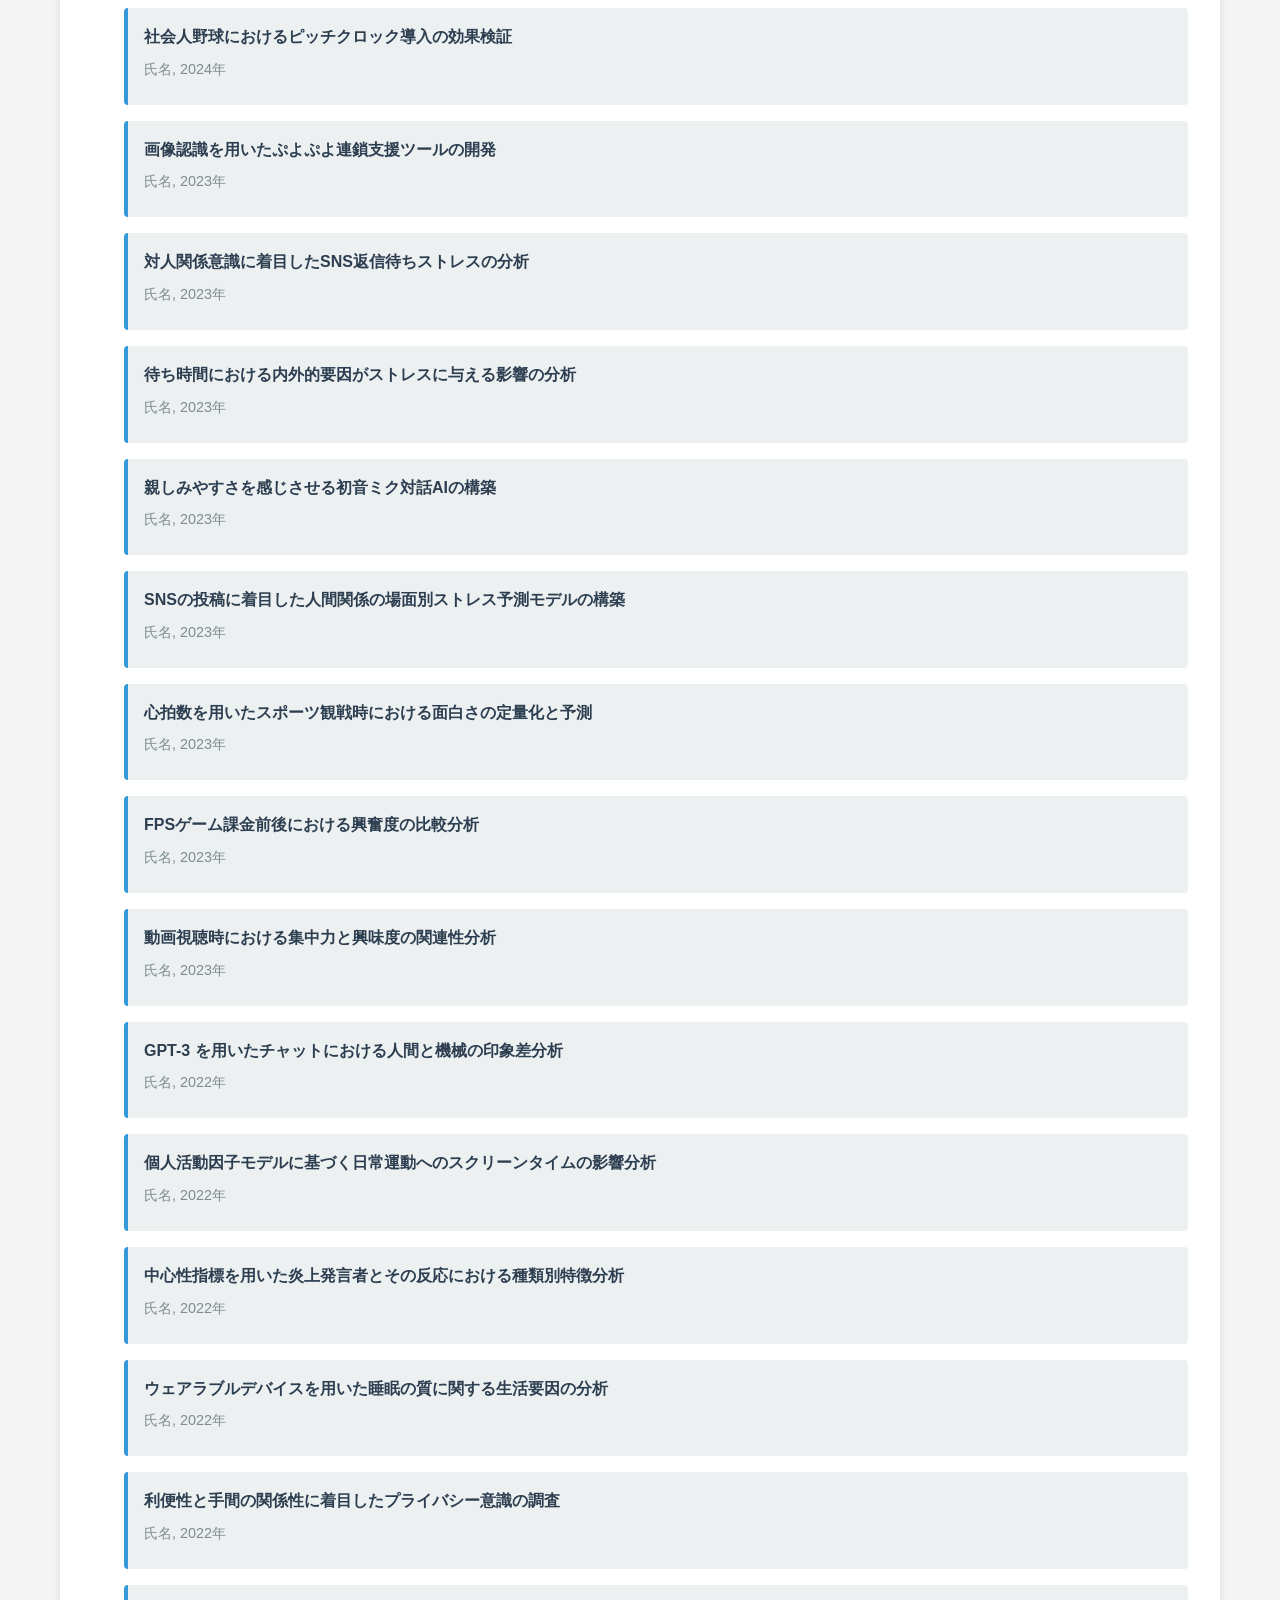
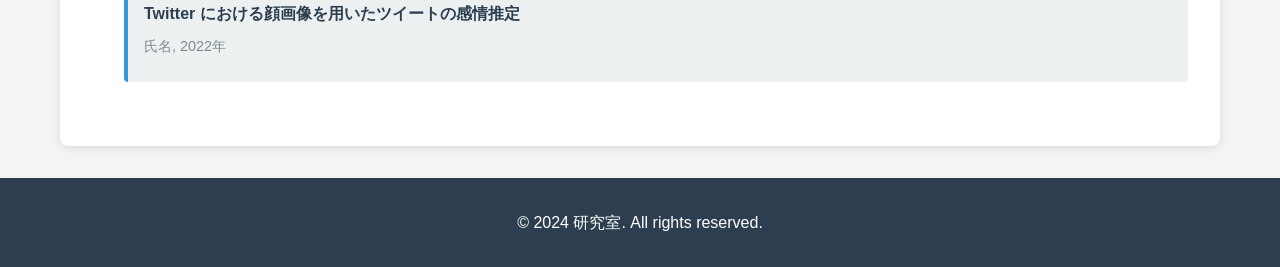
<file: lab-website/thesis.html>
<!DOCTYPE html>
<html lang="ja">
<head>
    <meta charset="UTF-8">
    <meta name="viewport" content="width=device-width, initial-scale=1.0">
    <title>学位論文</title>
    <link rel="stylesheet" href="css/style.css">
</head>
<body>
    <nav class="navbar">
        <div class="container">
            <a href="../index.html" class="logo">研究室</a>
            <ul class="nav-links">
                <li><a href="../index.html">ホーム</a></li>
                <li><a href="about.html">研究室紹介</a></li>
                <li><a href="research.html">主な研究</a></li>
                <li><a href="papers.html">研究論文</a></li>
                <li><a href="thesis.html" class="active">学位論文</a></li>
                <li><a href="statistics.html">統計</a></li>
            </ul>
        </div>
    </nav>

    <main class="container">
        <section class="content-section">
            <h1>学位論文</h1>
            
            <article>
                <h2>博士論文</h2>
                <ul class="thesis-list">
                    <li>
                        <strong>論文タイトル</strong>
                        <p>氏名, 年度</p>
                    </li>
                </ul>
            </article>

            <article>
                <h2>修士論文</h2>
                <ul class="thesis-list">
                    <li>
                        <strong>マルチモーダル分析に基づくSNS テキストの感情推定</strong>
                        <p>氏名, 2024年</p>
                    </li>
                    <li>
                        <strong>機械学習を用いたSNS テキストの感情推定手法の改善</strong>
                        <p>氏名, 2024年</p>
                    </li>
                    <li>
                        <strong>VR デバイスを用いた自然体験リラクゼーション効果の検討</strong>
                        <p>氏名, 2024年</p>
                    </li>
                </ul>
            </article>

            <article>
                <h2>卒業論文</h2>
                <ul class="thesis-list">
                    <li>
                        <strong>ストレス耐性と自己教示訓練によるフリースロー時の影響分析</strong>
                        <p>氏名, 2024年</p>
                    </li>
                    <li>
                        <strong>ホットアイマスクが睡眠の質へ与える影響の分析</strong>
                        <p>氏名, 2024年</p>
                    </li>
                    <li>
                        <strong>画像判別モデルを用いた生成 AI 画像特徴の検討</strong>
                        <p>氏名, 2024年</p>
                    </li>
                    <li>
                        <strong>観光における嗜好を考慮した観光地推薦手法の検討</strong>
                        <p>氏名, 2024年</p>
                    </li>
                    <li>
                        <strong>有酸素運動がメンタルヘルスに及ぼす影響</strong>
                        <p>氏名, 2024年</p>
                    </li>
                    <li>
                        <strong>データ駆動型機械学習を用いた洋服のコーディネート提案</strong>
                        <p>氏名, 2024年</p>
                    </li>
                    <li>
                        <strong>プロ野球におけるホーム環境や観衆因子が勝敗に及ぼす影響の分析</strong>
                        <p>氏名, 2024年</p>
                    </li>
                    <li>
                        <strong>社会人野球におけるピッチクロック導入の効果検証</strong>
                        <p>氏名, 2024年</p>
                    </li>
                    <li>
                        <strong>画像認識を用いたぷよぷよ連鎖支援ツールの開発</strong>
                        <p>氏名, 2023年</p>
                    </li>
                    <li>
                        <strong>対人関係意識に着目したSNS返信待ちストレスの分析</strong>
                        <p>氏名, 2023年</p>
                    </li>
                    <li>
                        <strong>待ち時間における内外的要因がストレスに与える影響の分析</strong>
                        <p>氏名, 2023年</p>
                    </li>
                    <li>
                        <strong>親しみやすさを感じさせる初音ミク対話AIの構築</strong>
                        <p>氏名, 2023年</p>
                    </li>
                    <li>
                        <strong>SNSの投稿に着目した人間関係の場面別ストレス予測モデルの構築</strong>
                        <p>氏名, 2023年</p>
                    </li>
                    <li>
                        <strong>心拍数を用いたスポーツ観戦時における面白さの定量化と予測</strong>
                        <p>氏名, 2023年</p>
                    </li>
                    <li>
                        <strong>FPSゲーム課金前後における興奮度の比較分析</strong>
                        <p>氏名, 2023年</p>
                    </li>
                    <li>
                        <strong>動画視聴時における集中力と興味度の関連性分析</strong>
                        <p>氏名, 2023年</p>
                    </li>
                    <li>
                        <strong>GPT-3 を用いたチャットにおける人間と機械の印象差分析</strong>
                        <p>氏名, 2022年</p>
                    </li>
                    <li>
                        <strong>個人活動因子モデルに基づく日常運動へのスクリーンタイムの影響分析</strong>
                        <p>氏名, 2022年</p>
                    </li>
                    <li>
                        <strong>中心性指標を用いた炎上発言者とその反応における種類別特徴分析</strong>
                        <p>氏名, 2022年</p>
                    </li>
                    <li>
                        <strong>ウェアラブルデバイスを用いた睡眠の質に関する生活要因の分析</strong>
                        <p>氏名, 2022年</p>
                    </li>
                    <li>
                        <strong>利便性と手間の関係性に着目したプライバシー意識の調査</strong>
                        <p>氏名, 2022年</p>
                    </li>
                    <li>
                        <strong>Twitter における顔画像を用いたツイートの感情推定</strong>
                        <p>氏名, 2022年</p>
                    </li>
                </ul>
            </article>
        </section>
    </main>

    <footer>
        <p>&copy; 2024 研究室. All rights reserved.</p>
    </footer>

    <script src="js/script.js"></script>
</body>
</html>
</file>
<file: lab-website/css/style.css>
/* グローバルスタイル */
* {
    margin: 0;
    padding: 0;
    box-sizing: border-box;
}

body {
    font-family: 'Segoe UI', Tahoma, Geneva, Verdana, sans-serif;
    line-height: 1.6;
    color: #333;
    background-color: #f4f4f4;
}

/* コンテナ */
.container {
    max-width: 1200px;
    margin: 0 auto;
    padding: 0 20px;
}

/* ナビゲーションバー */
.navbar {
    background-color: #2c3e50;
    padding: 1rem 0;
    position: sticky;
    top: 0;
    z-index: 100;
    box-shadow: 0 2px 5px rgba(0, 0, 0, 0.1);
}

.navbar .container {
    display: flex;
    justify-content: space-between;
    align-items: center;
}

.logo {
    font-size: 1.5rem;
    font-weight: bold;
    color: #fff;
    text-decoration: none;
}

.nav-links {
    display: flex;
    list-style: none;
    gap: 2rem;
}

.nav-links a {
    color: #ecf0f1;
    text-decoration: none;
    transition: color 0.3s ease;
}

.nav-links a:hover,
.nav-links a.active {
    color: #3498db;
    border-bottom: 2px solid #3498db;
}

/* ヒーローセクション */
.hero {
    background: linear-gradient(135deg, #667eea 0%, #764ba2 100%);
    color: white;
    padding: 100px 0;
    text-align: center;
}

.hero-content h1 {
    font-size: 3rem;
    margin-bottom: 1rem;
}

.hero-content p {
    font-size: 1.5rem;
    margin-bottom: 2rem;
}

/* メインコンテンツ */
main {
    min-height: calc(100vh - 200px);
    padding: 2rem 0;
}

main > .container {
    background: white;
    border-radius: 8px;
    box-shadow: 0 2px 8px rgba(0, 0, 0, 0.1);
    overflow: hidden;
}

section {
    padding: 2rem;
}

section h2 {
    color: #2c3e50;
    margin-bottom: 1.5rem;
    border-bottom: 3px solid #3498db;
    padding-bottom: 0.5rem;
}

.content-section {
    background: white;
    padding: 2rem;
    border-radius: 8px;
    box-shadow: 0 2px 8px rgba(0, 0, 0, 0.1);
    margin-bottom: 2rem;
}

/* 研究室の概要セクション */
.overview-section {
    border-bottom: 2px solid #ecf0f1;
}

.overview-text {
    font-size: 1.1rem;
    line-height: 1.8;
    color: #555;
    font-weight: 500;
}

/* 研究室の写真セクション */
.lab-photo-section {
    border-bottom: 2px solid #ecf0f1;
    text-align: center;
}

.lab-photo-container {
    display: flex;
    flex-direction: column;
    align-items: center;
    gap: 1rem;
}

.lab-photo {
    max-width: 100%;
    height: auto;
    border-radius: 8px;
    box-shadow: 0 4px 12px rgba(0, 0, 0, 0.15);
    max-height: 400px;
    object-fit: cover;
}

.photo-caption {
    font-size: 0.9rem;
    color: #7f8c8d;
    font-style: italic;
    text-align: center;
    padding: 1rem;
    background-color: #f8f9fa;
    border-radius: 4px;
    border-left: 4px solid #3498db;
}

.photo-caption code {
    background-color: #ecf0f1;
    padding: 0.2rem 0.4rem;
    border-radius: 3px;
    font-family: 'Courier New', monospace;
}

/* 連絡先セクション */
.contact-section {
    border-bottom: 2px solid #ecf0f1;
}

.contact-info {
    display: grid;
    grid-template-columns: repeat(auto-fit, minmax(250px, 1fr));
    gap: 2rem;
}

.contact-item {
    background-color: #f8f9fa;
    padding: 1.5rem;
    border-radius: 8px;
    border-left: 5px solid #3498db;
    transition: transform 0.3s ease, box-shadow 0.3s ease;
}

.contact-item:hover {
    transform: translateY(-5px);
    box-shadow: 0 6px 16px rgba(52, 152, 219, 0.2);
}

.contact-item h3 {
    color: #2c3e50;
    margin-bottom: 0.8rem;
    font-size: 1.1rem;
}

.contact-item p {
    color: #555;
    font-size: 1rem;
}

.contact-item a {
    color: #3498db;
    text-decoration: none;
    transition: color 0.3s ease;
}

.contact-item a:hover {
    color: #2980b9;
    text-decoration: underline;
}

/* 論文リストのテキストの不自然な広がりを防ぐ */
.paper-list p {
    text-align: left;           /* 左揃えにして、文字の間隔を正常にする */
    overflow-wrap: break-word;  /* 長いジャーナル名が枠からはみ出るのを防ぐ */
    word-break: break-word;     /* 同上（古いブラウザ対応） */
}

article {
    margin-bottom: 2rem;
}

article h2 {
    color: #2c3e50;
    margin-bottom: 1rem;
    border-bottom: 3px solid #3498db;
    padding-bottom: 0.5rem;
}

article h3 {
    color: #34495e;
    margin-top: 1.5rem;
    margin-bottom: 0.5rem;
}

article p {
    margin-bottom: 1rem;
    text-align: justify;
}

article ul {
    margin-left: 2rem;
    margin-bottom: 1rem;
}

article li {
    margin-bottom: 0.5rem;
}

/* リンク */
a {
    color: #3498db;
    text-decoration: none;
    transition: color 0.3s ease;
}

a:hover {
    color: #2980b9;
    text-decoration: underline;
}

/* 論文リスト */
.paper-list,
.thesis-list {
    list-style: none;
    padding: 0;
}

.paper-list li,
.thesis-list li {
    background-color: #ecf0f1;
    padding: 1rem;
    margin-bottom: 1rem;
    border-left: 4px solid #3498db;
    border-radius: 4px;
}

.paper-list strong,
.thesis-list strong {
    display: block;
    margin-bottom: 0.5rem;
    color: #2c3e50;
}

.paper-list p,
.thesis-list p {
    font-size: 0.9rem;
    color: #7f8c8d;
    margin-bottom: 0.5rem;
}

/* 研究アイテム */
.research-item {
    border-left: 5px solid #3498db;
    padding-left: 1.5rem;
    margin-bottom: 1.5rem;
}

/* ニュースアイテム */
.news-item {
    background-color: #ecf0f1;
    padding: 1.5rem;
    border-radius: 8px;
    margin-bottom: 1.5rem;
}

.news-item h3 {
    margin-top: 0;
}

/* 統計 */
.statistics {
    background-color: #ecf0f1;
    padding: 1.5rem;
    border-radius: 8px;
    margin-bottom: 1rem;
}

.statistics p {
    margin-bottom: 0.5rem;
}

/* フッター */
footer {
    background-color: #2c3e50;
    color: white;
    text-align: center;
    padding: 2rem;
    margin-top: 2rem;
}

/* レスポンシブデザイン */
@media (max-width: 768px) {
    .nav-links {
        flex-direction: column;
        gap: 1rem;
    }

    .hero-content h1 {
        font-size: 2rem;
    }

    .hero-content p {
        font-size: 1.2rem;
    }

    section {
        padding: 1.5rem;
    }

    .contact-info {
        grid-template-columns: 1fr;
    }

    article {
        margin-bottom: 1.5rem;
    }
}

@media (max-width: 480px) {
    .navbar .container {
        flex-direction: column;
        gap: 1rem;
    }

    .nav-links {
        flex-direction: column;
        gap: 0.5rem;
    }

    .hero-content h1 {
        font-size: 1.5rem;
    }

    .hero-content p {
        font-size: 1rem;
    }

    section {
        padding: 1rem;
    }

    section h2 {
        font-size: 1.3rem;
    }
}
</file>
